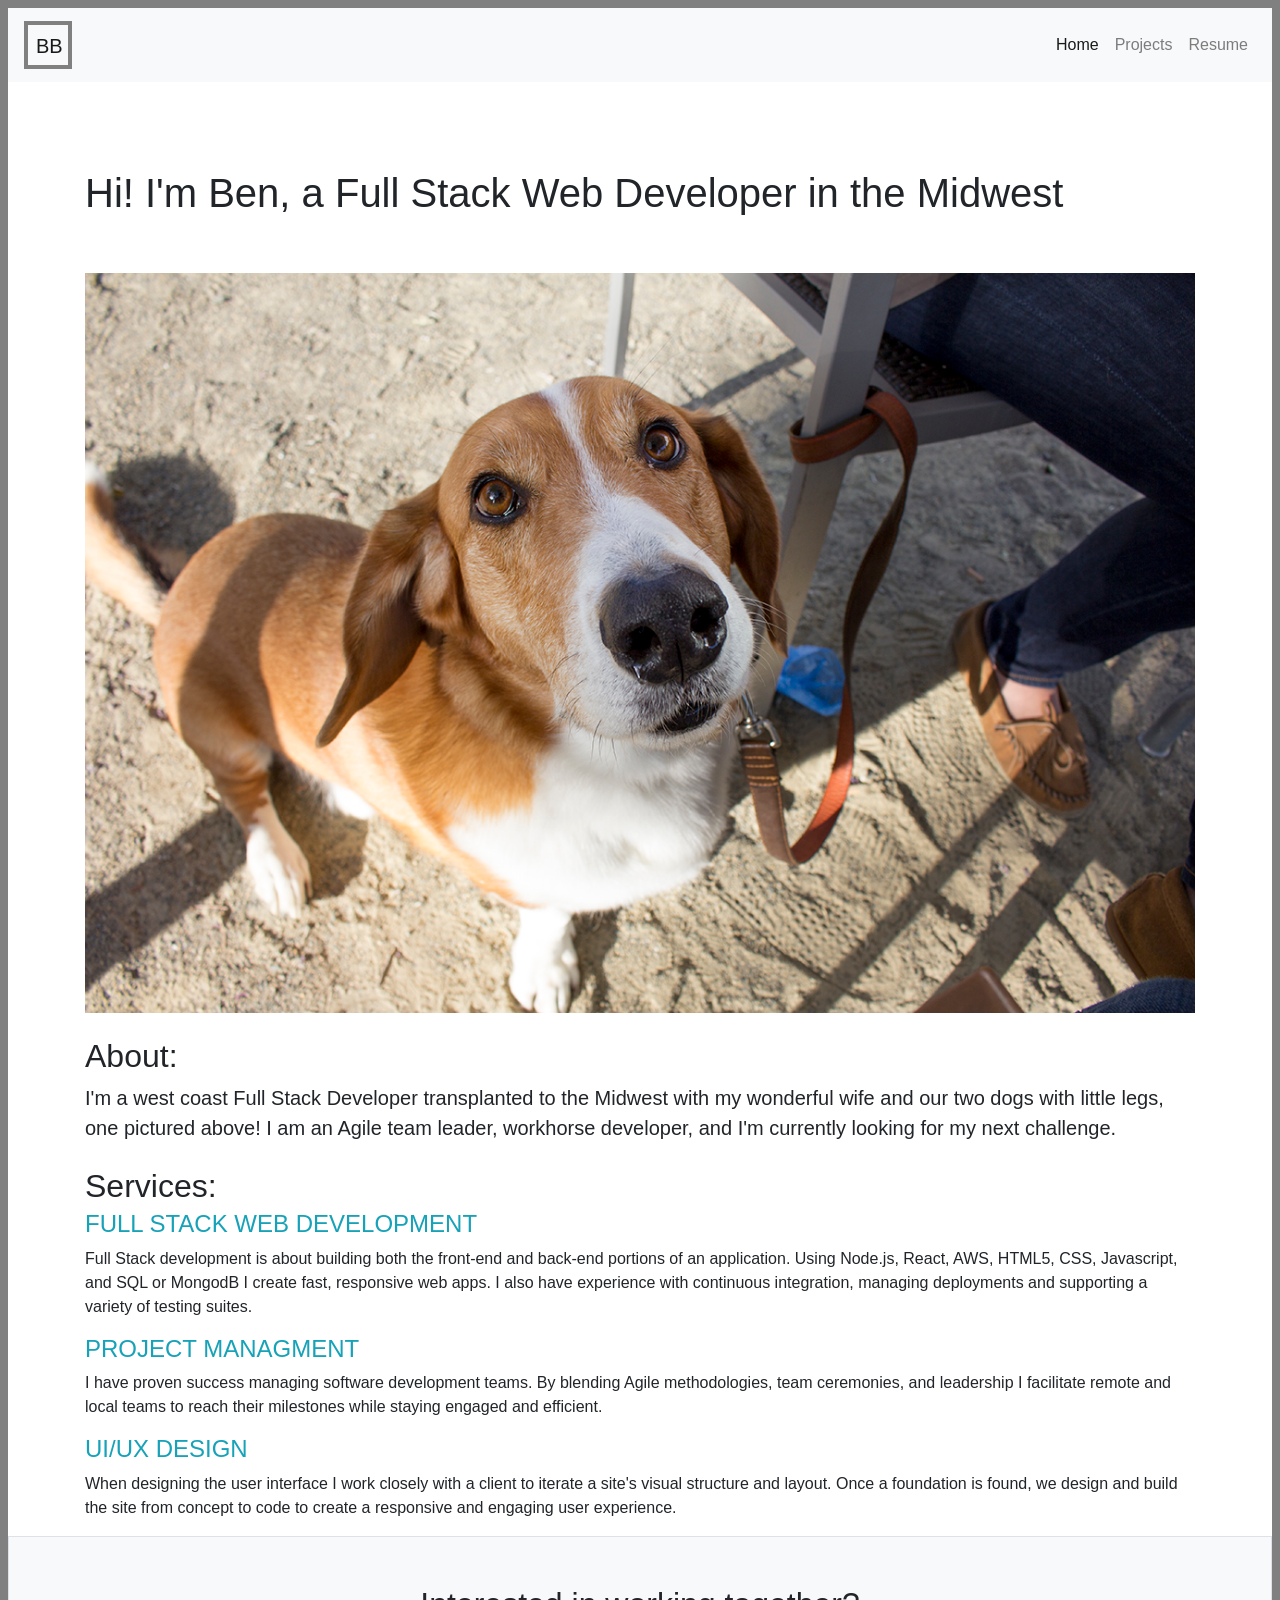
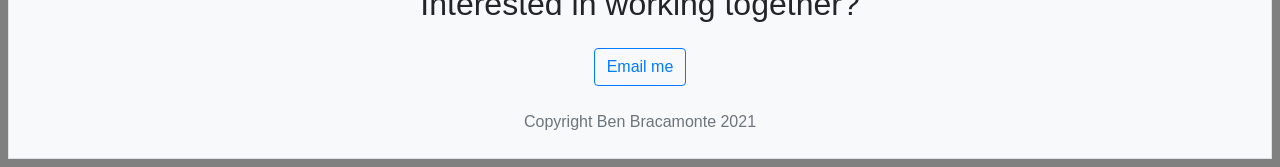
<file: index.html>
<!doctype html>
<html lang="en" dir="ltr">
<head>
  <meta charset="utf-8">
  <meta name="viewport" content="width=device-width, initial-scale=1, shrink-to-fit=no">
  <meta name="description" content="Ben Bracamonte, Full Stack Developer Portfolio">
  <link rel="stylesheet" href="https://maxcdn.bootstrapcdn.com/bootstrap/4.0.0/css/bootstrap.min.css" integrity="sha384-Gn5384xqQ1aoWXA+058RXPxPg6fy4IWvTNh0E263XmFcJlSAwiGgFAW/dAiS6JXm" crossorigin="anonymous">
  <link rel="stylesheet" href="styles.css">
  <link rel="icon" href="favicon.png">
  <title>Ben Bracamonte</title>
</head>

<body class="border-b">
  <header>
    <nav class="border-t navbar navbar-expand-md navbar-light bg-light fixed-top">
      <a class="navbar-brand" href="#">
        <div class="navbar-button"></div>
        <span class="navbar-button-text">BB</span>
      </a>

      <button class="navbar-toggler" type="button" data-toggle="collapse" data-target="#navbarSupportedContent" aria-controls="navbarSupportedContent" aria-expanded="false" aria-label="Toggle navigation">
        <span class="navbar-toggler-icon"></span>
      </button>

      <div class="collapse navbar-collapse text-right" id="navbarSupportedContent">
        <ul class="navbar-nav ml-auto">
          <li class="nav-item active">
            <a class="nav-link" href="#">Home <span class="sr-only">(current)</span></a>
          </li>
          <li class="nav-item">
            <a class="nav-link" href="projects.html">Projects</a>
          </li>
          <li class="nav-item">
            <a class="nav-link" href="resume.html">Resume</a>
          </li>
        </ul>
      </div>
    </nav>
  </header>

  <main class="container">
    <div class="row">
      <div class="col-sm">
        <div class="d-flex header-padding">
          <h1 class="align-self-end">Hi! I'm Ben, a Full Stack Web Developer in the Midwest</h1>
        </div>
        <img class="img-fluid mx-auto mt-5 " src="images/dog.jpg" alt="basset hound mix">

        <div class="mt-4">
          <h2>About:</h2>
          <p class="lead">I'm a west coast Full Stack Developer transplanted to the Midwest with my wonderful wife and our two dogs with little legs, one pictured above! I am an Agile team leader, workhorse developer, and I'm currently looking for my next challenge.</p>
        </div>

        <div class="mt-4">
          <h2 class="mb-1 ">Services:</h2>

          <h4 class="text-info">FULL STACK WEB DEVELOPMENT</h4>
          <p>Full Stack development is about building both the front-end and back-end portions of an application. Using Node.js, React, AWS, HTML5, CSS, Javascript, and SQL or MongodB I create fast, responsive web apps. I also have experience with continuous integration, managing deployments and supporting a variety of testing suites.</p>

          <h4 class="text-info">PROJECT MANAGMENT</h4>
          <p>I have proven success managing software development teams. By blending Agile methodologies, team ceremonies, and leadership I facilitate remote and local teams to reach their milestones while staying engaged and efficient.</p>

          <h4 class="text-info">UI/UX DESIGN</h4>
          <p>When designing the user interface I work closely with a client to iterate a site's visual structure and layout. Once a foundation is found, we design and build the site from concept to code to create a responsive and engaging user experience.</p>
        </div> <!-- main-services -->
      </div>
    </div>
  </main>

  <footer class="footer container-fluid bg-light border">
    <div class="row">
      <div class="col-sm mt-5">
        <div class="text-center">
          <h2>
            Interested in working together?
          </h2>
        </div>
        <div class="text-center mt-4">
          <a href="mailto:ben.bracamonte@gmail.com?subject=Lets%20work%20together" class="btn btn-outline-primary">Email me</a>
        </div>
        <div class="footer-copyright text-center text-muted mt-4 mb-4">Copyright Ben Bracamonte 2021</div>
      </div>
    </div>
  </footer>

  <script src="https://code.jquery.com/jquery-3.2.1.slim.min.js" integrity="sha384-KJ3o2DKtIkvYIK3UENzmM7KCkRr/rE9/Qpg6aAZGJwFDMVNA/GpGFF93hXpG5KkN" crossorigin="anonymous"></script>
  <script src="https://cdnjs.cloudflare.com/ajax/libs/popper.js/1.12.9/umd/popper.min.js" integrity="sha384-ApNbgh9B+Y1QKtv3Rn7W3mgPxhU9K/ScQsAP7hUibX39j7fakFPskvXusvfa0b4Q" crossorigin="anonymous"></script>
  <script src="https://maxcdn.bootstrapcdn.com/bootstrap/4.0.0/js/bootstrap.min.js" integrity="sha384-JZR6Spejh4U02d8jOt6vLEHfe/JQGiRRSQQxSfFWpi1MquVdAyjUar5+76PVCmYl" crossorigin="anonymous"></script>
  <script type="text/javascript" src="main.js"></script>
</body>
</html>
</file>
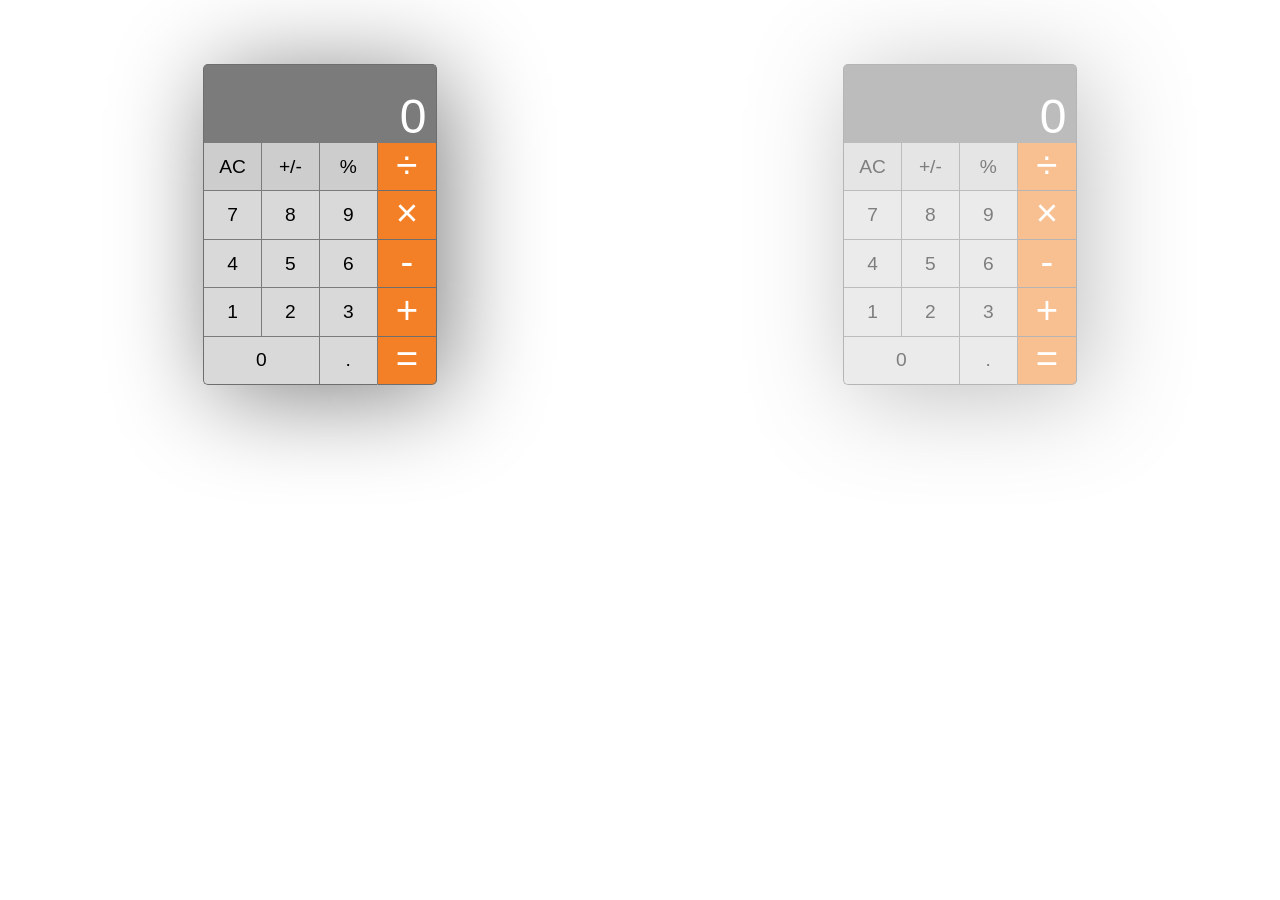
<file: calc/index.html>
<!DOCTYPE html>
<html>
<head>
  <meta charset="utf-8">
  <link rel="stylesheet" href="normalize.css"/>
  <link rel="stylesheet" href="index.css">
  <script src="index.js"></script>
  <title>Calc Clone</title>
</head>

<body>
<div class="pagewrap">
  <div class="calculator">
    <div class="calculator-outputview">
      <div class="calculator-outputview-output">0</div>
    </div> <!-- calculator-outputview -->
    <div class="calculator-keypad">
      <div class="calculator-keypad-inputkeys">
        <div class="calculator-keypad-inputkeys-adjustkeys">
          <div class="calculator-keypad-inputkeys-adjustkeys-adjustkey c">AC</div>
          <div class="calculator-keypad-inputkeys-adjustkeys-adjustkey _">+/-</div>
          <div class="calculator-keypad-inputkeys-adjustkeys-adjustkey %">%</div>
        </div> <!-- calculator-keypad-inputkeys-adjustkeys -->
        <div class="calculator-keypad-inputkeys-numberkeys">
          <div class="calculator-keypad-inputkeys-numberkeys-numberkey 7">7</div>
          <div class="calculator-keypad-inputkeys-numberkeys-numberkey 8">8</div>
          <div class="calculator-keypad-inputkeys-numberkeys-numberkey 9">9</div>
          <div class="calculator-keypad-inputkeys-numberkeys-numberkey 4">4</div>
          <div class="calculator-keypad-inputkeys-numberkeys-numberkey 5">5</div>
          <div class="calculator-keypad-inputkeys-numberkeys-numberkey 6">6</div>
          <div class="calculator-keypad-inputkeys-numberkeys-numberkey 1">1</div>
          <div class="calculator-keypad-inputkeys-numberkeys-numberkey 2">2</div>
          <div class="calculator-keypad-inputkeys-numberkeys-numberkey 3">3</div>
          <div class="calculator-keypad-inputkeys-numberkeys-numberkey 0">0</div>
          <div class="calculator-keypad-inputkeys-numberkeys-numberkey .">.</div>
        </div> <!-- calculator-keypad-inputkeys-numberkeys -->
      </div> <!-- calculator-keypad-inputkeys -->
      <div class="calculator-keypad-functionkeys">
        <!-- TODO: Better Symbols -->
        <div class="calculator-keypad-functionkeys-functionkey ÷">÷</div>
        <div class="calculator-keypad-functionkeys-functionkey ×">×</div>
        <div class="calculator-keypad-functionkeys-functionkey -">-</div>
        <div class="calculator-keypad-functionkeys-functionkey +">+</div>
        <div class="calculator-keypad-functionkeys-functionkey =">=</div>
      </div> <!-- calculator-keypad-functionkeys -->
    </div> <!-- calculator-keypad -->
  </div> <!-- calculator -->

  <div class="calculator unfocused">
    <div class="calculator-outputview">
      <div class="calculator-outputview-output">0</div>
    </div> <!-- calculator-outputview -->
    <div class="calculator-keypad">
      <div class="calculator-keypad-inputkeys">
        <div class="calculator-keypad-inputkeys-adjustkeys">
          <div class="calculator-keypad-inputkeys-adjustkeys-adjustkey c">AC</div>
          <div class="calculator-keypad-inputkeys-adjustkeys-adjustkey _">+/-</div>
          <div class="calculator-keypad-inputkeys-adjustkeys-adjustkey %">%</div>
        </div> <!-- calculator-keypad-inputkeys-adjustkeys -->
        <div class="calculator-keypad-inputkeys-numberkeys">
          <div class="calculator-keypad-inputkeys-numberkeys-numberkey 7">7</div>
          <div class="calculator-keypad-inputkeys-numberkeys-numberkey 8">8</div>
          <div class="calculator-keypad-inputkeys-numberkeys-numberkey 9">9</div>
          <div class="calculator-keypad-inputkeys-numberkeys-numberkey 4">4</div>
          <div class="calculator-keypad-inputkeys-numberkeys-numberkey 5">5</div>
          <div class="calculator-keypad-inputkeys-numberkeys-numberkey 6">6</div>
          <div class="calculator-keypad-inputkeys-numberkeys-numberkey 1">1</div>
          <div class="calculator-keypad-inputkeys-numberkeys-numberkey 2">2</div>
          <div class="calculator-keypad-inputkeys-numberkeys-numberkey 3">3</div>
          <div class="calculator-keypad-inputkeys-numberkeys-numberkey 0">0</div>
          <div class="calculator-keypad-inputkeys-numberkeys-numberkey .">.</div>
        </div> <!-- calculator-keypad-inputkeys-numberkeys -->
      </div> <!-- calculator-keypad-inputkeys -->
      <div class="calculator-keypad-functionkeys">
        <!-- TODO: Better Symbols -->
        <div class="calculator-keypad-functionkeys-functionkey ÷">÷</div>
        <div class="calculator-keypad-functionkeys-functionkey ×">×</div>
        <div class="calculator-keypad-functionkeys-functionkey -">-</div>
        <div class="calculator-keypad-functionkeys-functionkey +">+</div>
        <div class="calculator-keypad-functionkeys-functionkey =">=</div>
      </div> <!-- calculator-keypad-functionkeys -->
    </div> <!-- calculator-keypad -->
  </div> <!-- calculator -->
</div> <!-- pagewrap -->

</body>
</html>
</file>
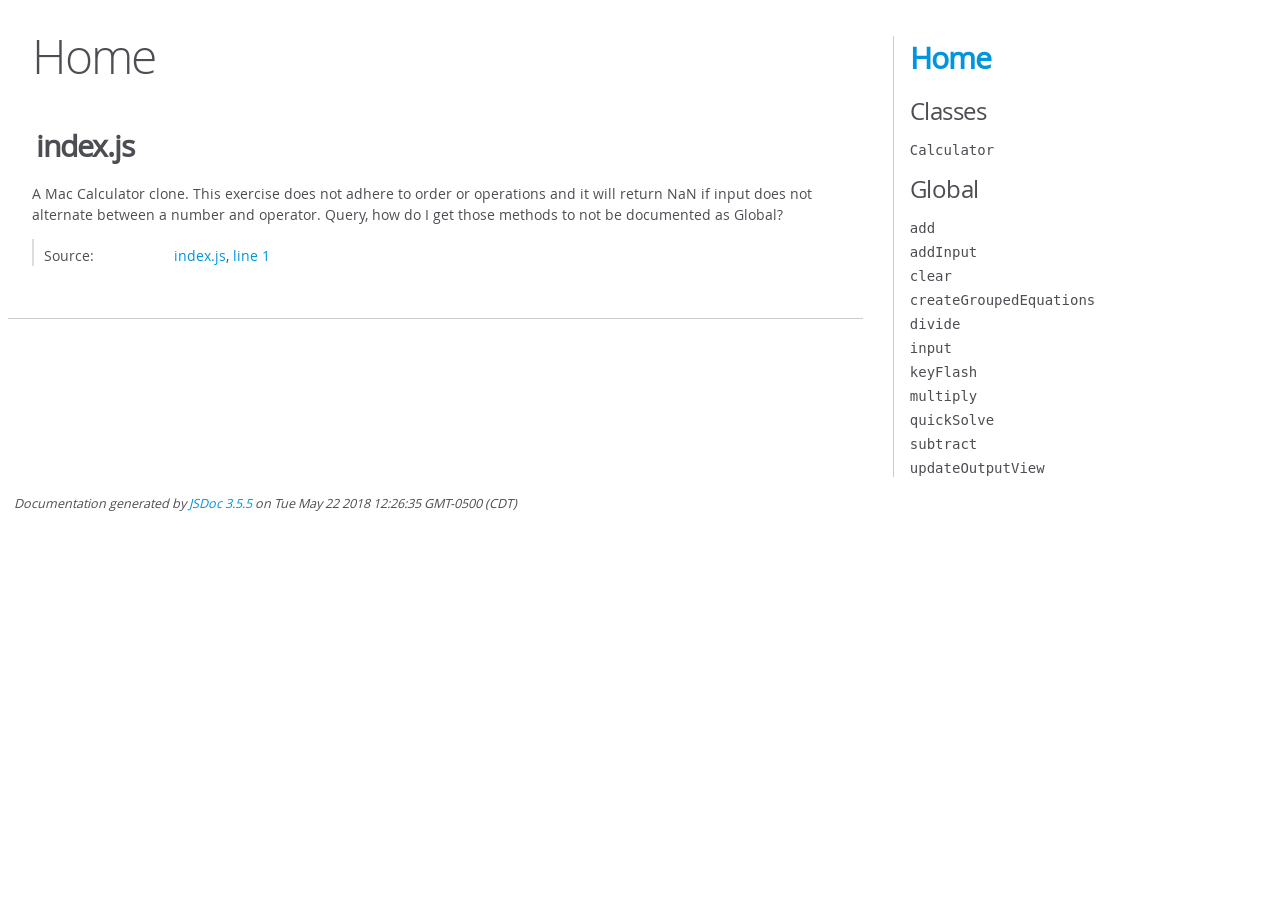
<file: calc/out/index.html>
<!DOCTYPE html>
<html lang="en">
<head>
    <meta charset="utf-8">
    <title>JSDoc: Home</title>

    <script src="scripts/prettify/prettify.js"> </script>
    <script src="scripts/prettify/lang-css.js"> </script>
    <!--[if lt IE 9]>
      <script src="//html5shiv.googlecode.com/svn/trunk/html5.js"></script>
    <![endif]-->
    <link type="text/css" rel="stylesheet" href="styles/prettify-tomorrow.css">
    <link type="text/css" rel="stylesheet" href="styles/jsdoc-default.css">
</head>

<body>

<div id="main">

    <h1 class="page-title">Home</h1>

    



    


    <h3> </h3>










    












<section>

<header>
    
        <h2>index.js</h2>
        
    
</header>

<article>
    <div class="container-overview">
    
        
            <div class="description">A Mac Calculator clone. This exercise does not adhere
     to order or operations and it will return NaN
     if input does not alternate between a number and operator.
     Query, how do I get those methods to not be documented as Global?</div>
        

        


<dl class="details">

    

    

    

    

    

    

    

    

    

    

    

    

    
    <dt class="tag-source">Source:</dt>
    <dd class="tag-source"><ul class="dummy"><li>
        <a href="index.js.html">index.js</a>, <a href="index.js.html#line1">line 1</a>
    </li></ul></dd>
    

    

    

    
</dl>


        
    
    </div>

    

    

    

    

    

    

    

    

    

    
</article>

</section>




</div>

<nav>
    <h2><a href="index.html">Home</a></h2><h3>Classes</h3><ul><li><a href="module-calcClone.Calculator.html">Calculator</a></li></ul><h3>Global</h3><ul><li><a href="global.html#add">add</a></li><li><a href="global.html#addInput">addInput</a></li><li><a href="global.html#clear">clear</a></li><li><a href="global.html#createGroupedEquations">createGroupedEquations</a></li><li><a href="global.html#divide">divide</a></li><li><a href="global.html#input">input</a></li><li><a href="global.html#keyFlash">keyFlash</a></li><li><a href="global.html#multiply">multiply</a></li><li><a href="global.html#quickSolve">quickSolve</a></li><li><a href="global.html#subtract">subtract</a></li><li><a href="global.html#updateOutputView">updateOutputView</a></li></ul>
</nav>

<br class="clear">

<footer>
    Documentation generated by <a href="https://github.com/jsdoc3/jsdoc">JSDoc 3.5.5</a> on Tue May 22 2018 12:26:35 GMT-0500 (CDT)
</footer>

<script> prettyPrint(); </script>
<script src="scripts/linenumber.js"> </script>
</body>
</html>
</file>
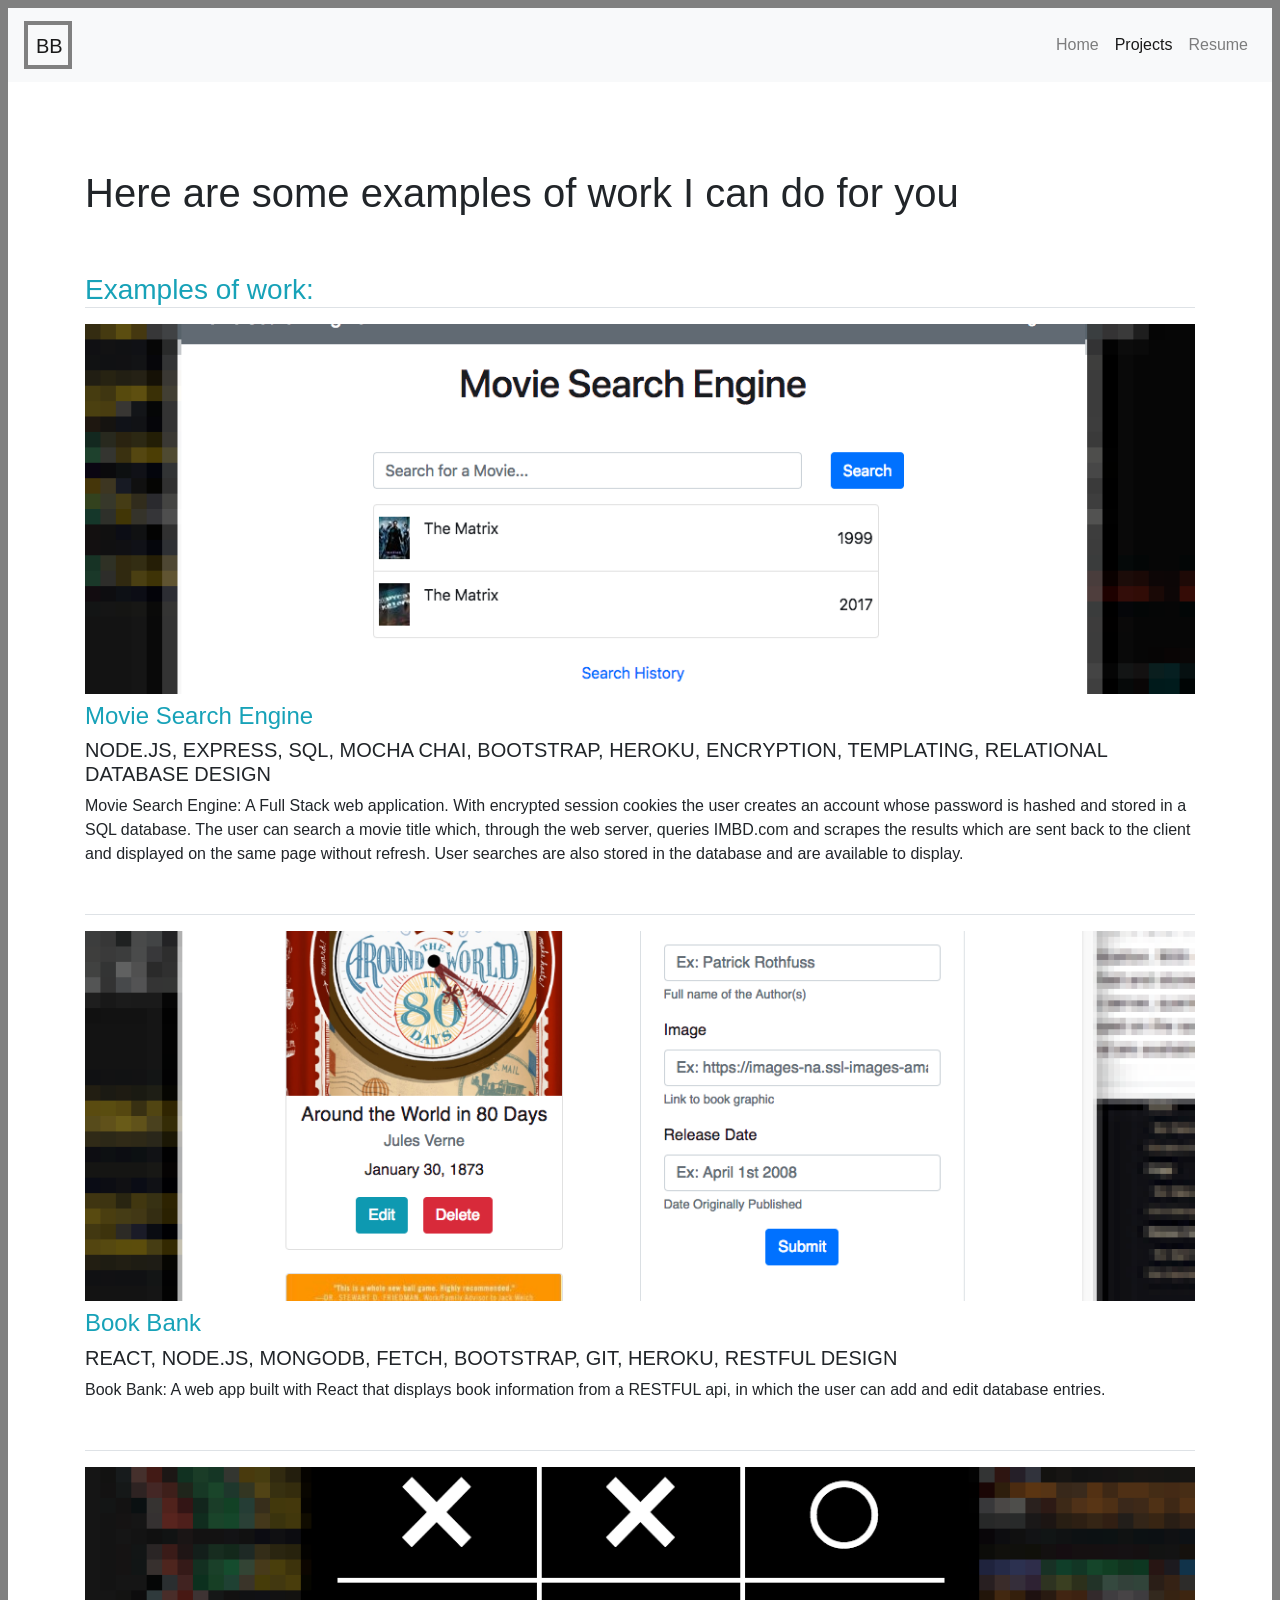
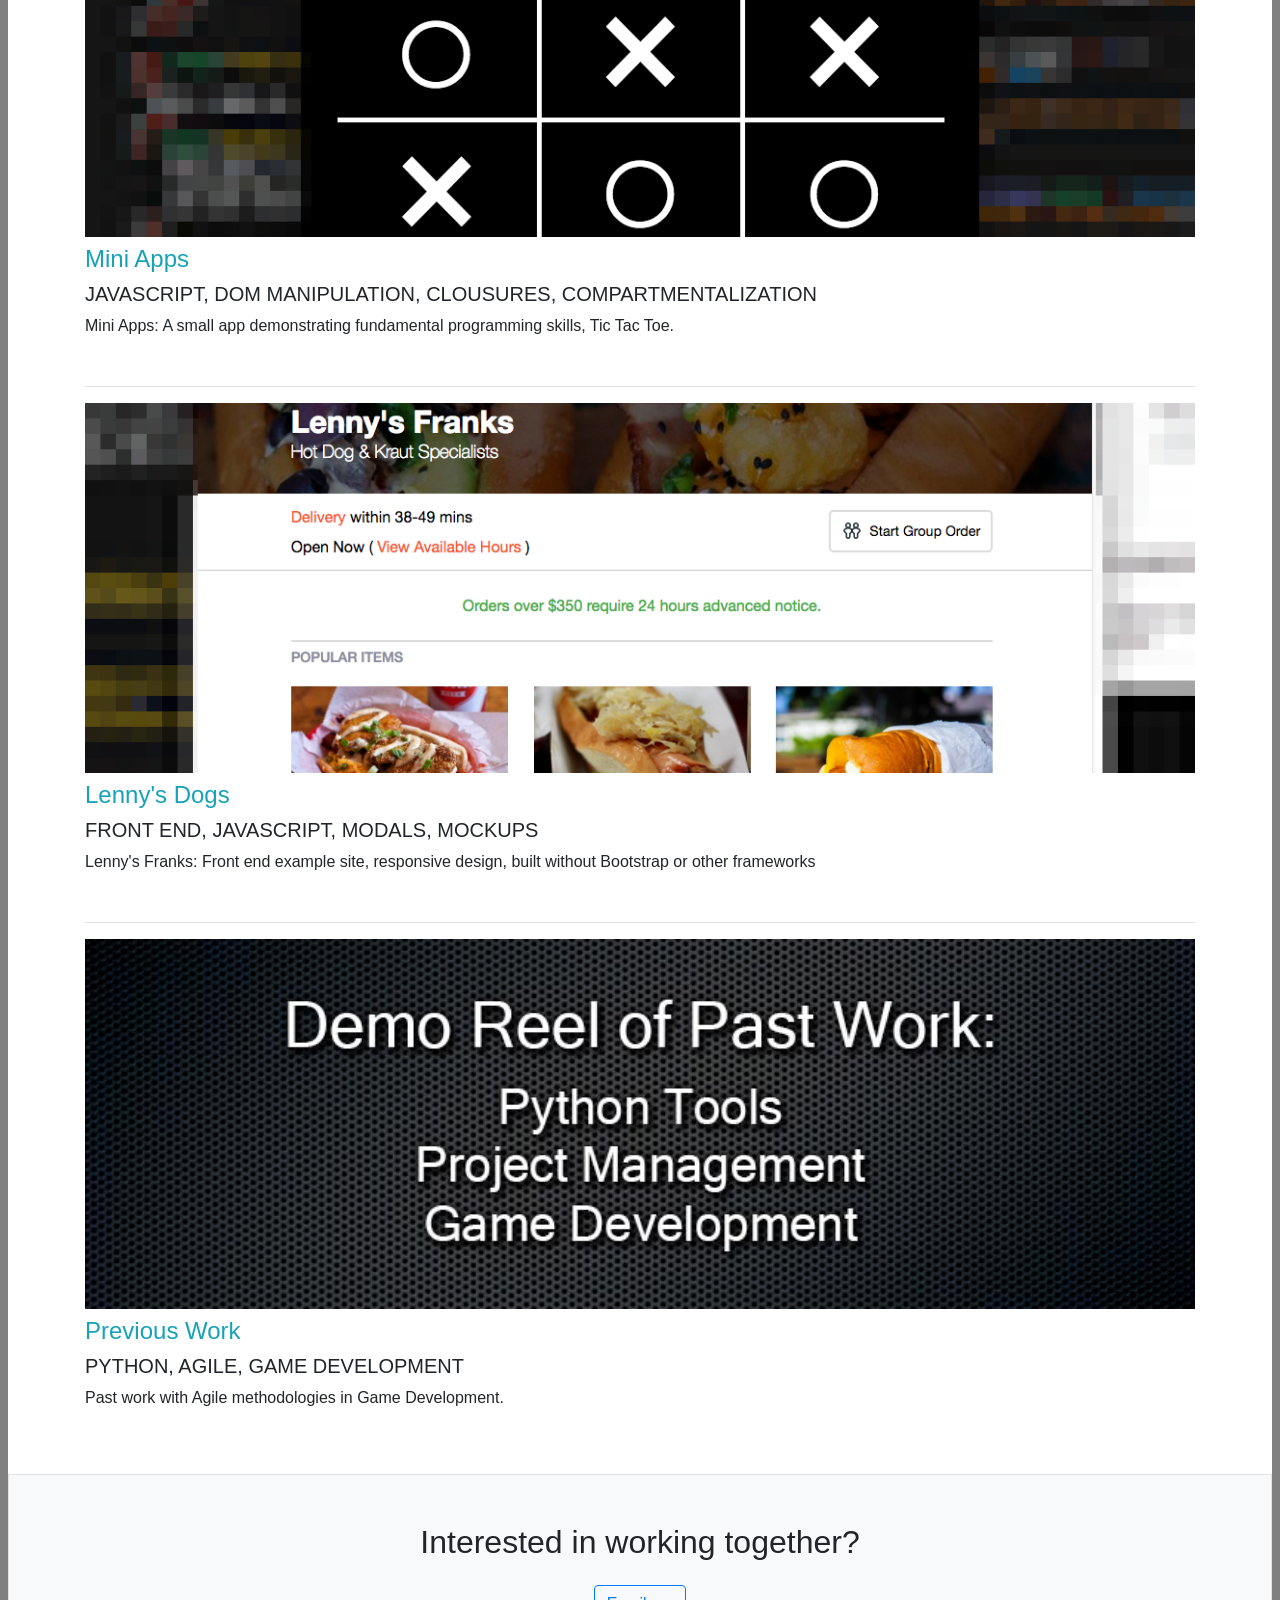
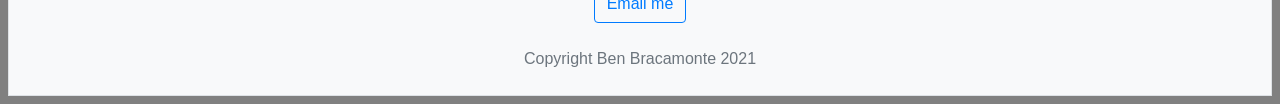
<file: projects.html>
<!doctype html>
<html lang="en" dir="ltr">
<head>
  <meta charset="utf-8">
  <meta name="viewport" content="width=device-width, initial-scale=1, shrink-to-fit=no">
  <meta name="description" content="Ben Bracamonte, Full Stack Developer Portfolio">
  <link rel="stylesheet" href="https://maxcdn.bootstrapcdn.com/bootstrap/4.0.0/css/bootstrap.min.css" integrity="sha384-Gn5384xqQ1aoWXA+058RXPxPg6fy4IWvTNh0E263XmFcJlSAwiGgFAW/dAiS6JXm" crossorigin="anonymous">
  <link rel="stylesheet" href="styles.css">
  <link rel="icon" href="favicon.png">
  <title>Ben Bracamonte</title>
</head>

<body class="border-b">
  <header>
    <nav class="border-t navbar navbar-expand-md navbar-light bg-light fixed-top">
      <a class="navbar-brand" href="index.html">
        <div class="navbar-button"></div>
        <span class="navbar-button-text">BB</span>
      </a>

      <button class="navbar-toggler" type="button" data-toggle="collapse" data-target="#navbarSupportedContent" aria-controls="navbarSupportedContent" aria-expanded="false" aria-label="Toggle navigation">
        <span class="navbar-toggler-icon"></span>
      </button>

      <div class="collapse navbar-collapse text-right" id="navbarSupportedContent">
        <ul class="navbar-nav ml-auto">
          <li class="nav-item">
            <a class="nav-link" href="index.html">Home</a>
          </li>
          <li class="nav-item active">
            <a class="nav-link" href="#">Projects <span class="sr-only">(current)</span></a>
          </li>
          <li class="nav-item">
            <a class="nav-link" href="resume.html">Resume</a>
          </li>
        </ul>
      </div>
    </nav>
  </header>

  <main class="container">
    <div class="row">
      <div class="col-sm">
        <div class="d-flex header-padding">
          <h1 class="align-self-end">Here are some examples of work I can do for you</h1>
        </div>

        <h3 class="text-info mt-5 mb-3 border-bottom">Examples of work:</h3>
          <section>
            <div class="mb-2 project" id="mse">
              <div class="overlay"></div>
              <img class="w-100" src="images/mse.png" alt="thumbnail of a webpage with a search bar and button" >

              <div class="project-button text-center">
                <a href="https://dry-wildwood-46109.herokuapp.com/" class="btn btn-outline-primary text-white" target="_blank">See Project &rarr;</a>
              </div>
            </div>


            <h4 class="text-info">Movie Search Engine</h4>
            <h5>
              NODE.JS, EXPRESS, SQL, MOCHA CHAI, BOOTSTRAP, HEROKU,
              ENCRYPTION, TEMPLATING, RELATIONAL DATABASE DESIGN
            </h5>
            <p class="border-bottom pb-5">
              Movie Search Engine: A Full Stack web application. With encrypted
              session cookies the user creates an account whose password is
              hashed and stored in a SQL database. The user can search
              a movie title which, through the web server, queries IMBD.com
              and scrapes the results which are sent back to the client and
              displayed on the same page without refresh. User searches are also
              stored in the database and are available to display.
            </p>
          </section>

          <section>
            <div class="mb-2 project" id="bookbank">
              <div class="overlay"></div>
              <img class="w-100" src="images/bookBank.png" alt="thumbnail of a webpage with a list of books">

              <div class="project-button text-center">
                <a href="https://bookbank.herokuapp.com/" class="btn btn-outline-primary text-white" target="_blank">See Project &rarr;</a>
              </div>
            </div>

            <h4 class="text-info">Book Bank</h4>
            <h5>
              REACT, NODE.JS, MONGODB, FETCH, BOOTSTRAP, GIT, HEROKU, RESTFUL DESIGN
            </h5>
            <p class="border-bottom pb-5">
                Book Bank: A web app built with React that displays book
                information from a RESTFUL api, in which the user can add
                and edit database entries.
            </p>
          </section>

          <section>
            <div class="mb-2 project" id="miniapps">
              <div class="overlay"></div>
              <img class="w-100" src="images/miniapps.png" alt="TicTacToe and a Calculator are pictured">

              <div class="project-button text-center">
                <a href="tictactoe/index.html" class="btn btn-outline-primary text-white" target="_blank">See Project &rarr;</a>
              </div>
            </div>

            <h4 class="text-info">Mini Apps</h4>
            <h5>
              JAVASCRIPT, DOM MANIPULATION, CLOUSURES, COMPARTMENTALIZATION
            </h5>
            <p class="border-bottom pb-5">
                Mini Apps: A small app demonstrating fundamental programming
                skills, Tic Tac Toe.
            </p>
          </section>

          <section>
            <div class="mb-2 project" id="hotdogs">
              <div class="overlay"></div>
              <img class="w-100" src="images/lennysFranks.png" alt="thumbnail of a website with hotdogs to order">

              <div class="project-button text-center">
                <a href="hotdogs/index.html" class="btn btn-outline-primary text-white" target="_blank">See Project &rarr;</a>
              </div>
            </div>

            <h4 class="text-info">Lenny's Dogs</h4>
            <h5>
              FRONT END, JAVASCRIPT, MODALS, MOCKUPS
            </h5>
            <p class="border-bottom pb-5">
              Lenny's Franks: Front end example site, responsive design,
              built without Bootstrap or other frameworks
            </p>
          </section>

          <section>
            <div class="mb-2 project" id="pastwork">
              <div class="overlay"></div>
              <img class="w-100" src="images/demoReelThumb.jpg" alt="Previous Work">

              <div class="project-button text-center"  >
                <a data-toggle="modal" data-target="#playerModal" class="btn btn-outline-primary text-white" target="_blank">See Project &rarr;</a>
              </div>
            </div>

            <h4 class="text-info">Previous Work</h4>
            <h5>
              PYTHON, AGILE, GAME DEVELOPMENT
            </h5>
            <p class="pb-5">
              Past work with Agile methodologies in Game Development.
            </p>
          </section>
      </div>
    </div>

    <div class="modal fade" id="playerModal" tabindex="-1" role="dialog" aria-labelledby="playerModalTitle" aria-hidden="true">
      <div class="modal-dialog modal-lg modal-dialog-centered" role="document">
        <div class="modal-content bg-light">
          <div class="modal-body">
            <button type="button" class="close" data-dismiss="modal" aria-label="Close">
              <span aria-hidden="true">&times;</span>
            </button>
            <div class="embed-responsive embed-responsive-16by9">
              <iframe src="https://player.vimeo.com/video/170528809" width="640" height="360" frameborder="0" webkitallowfullscreen mozallowfullscreen allowfullscreen></iframe>
              <p><a href="https://vimeo.com/170528809">Bracamonte 2016 Demo Reel</a> from <a href="https://vimeo.com/user1972431">Ben Bracamonte</a> on <a href="https://vimeo.com">Vimeo</a>.</p>
            </div>
          </div>
        </div>
      </div>
    </div>
  </main>

  <footer class="footer container-fluid bg-light border">
    <div class="row">
      <div class="col-sm mt-5">
        <div class="text-center">
          <h2>
            Interested in working together?
          </h2>
        </div>
        <div class="text-center mt-4">
          <a href="mailto:ben.bracamonte@gmail.com?subject=Lets%20work%20together" class="btn btn-outline-primary">Email me</a>
        </div>
        <div class="footer-copyright text-center text-muted mt-4 mb-4">Copyright Ben Bracamonte 2021</div>
      </div>
    </div>
  </footer>

  <script src="https://code.jquery.com/jquery-3.2.1.slim.min.js" integrity="sha384-KJ3o2DKtIkvYIK3UENzmM7KCkRr/rE9/Qpg6aAZGJwFDMVNA/GpGFF93hXpG5KkN" crossorigin="anonymous"></script>
  <script src="https://cdnjs.cloudflare.com/ajax/libs/popper.js/1.12.9/umd/popper.min.js" integrity="sha384-ApNbgh9B+Y1QKtv3Rn7W3mgPxhU9K/ScQsAP7hUibX39j7fakFPskvXusvfa0b4Q" crossorigin="anonymous"></script>
  <script src="https://maxcdn.bootstrapcdn.com/bootstrap/4.0.0/js/bootstrap.min.js" integrity="sha384-JZR6Spejh4U02d8jOt6vLEHfe/JQGiRRSQQxSfFWpi1MquVdAyjUar5+76PVCmYl" crossorigin="anonymous"></script>
  <script type="text/javascript" src="projects.js"></script>
</body>
</html>
</file>
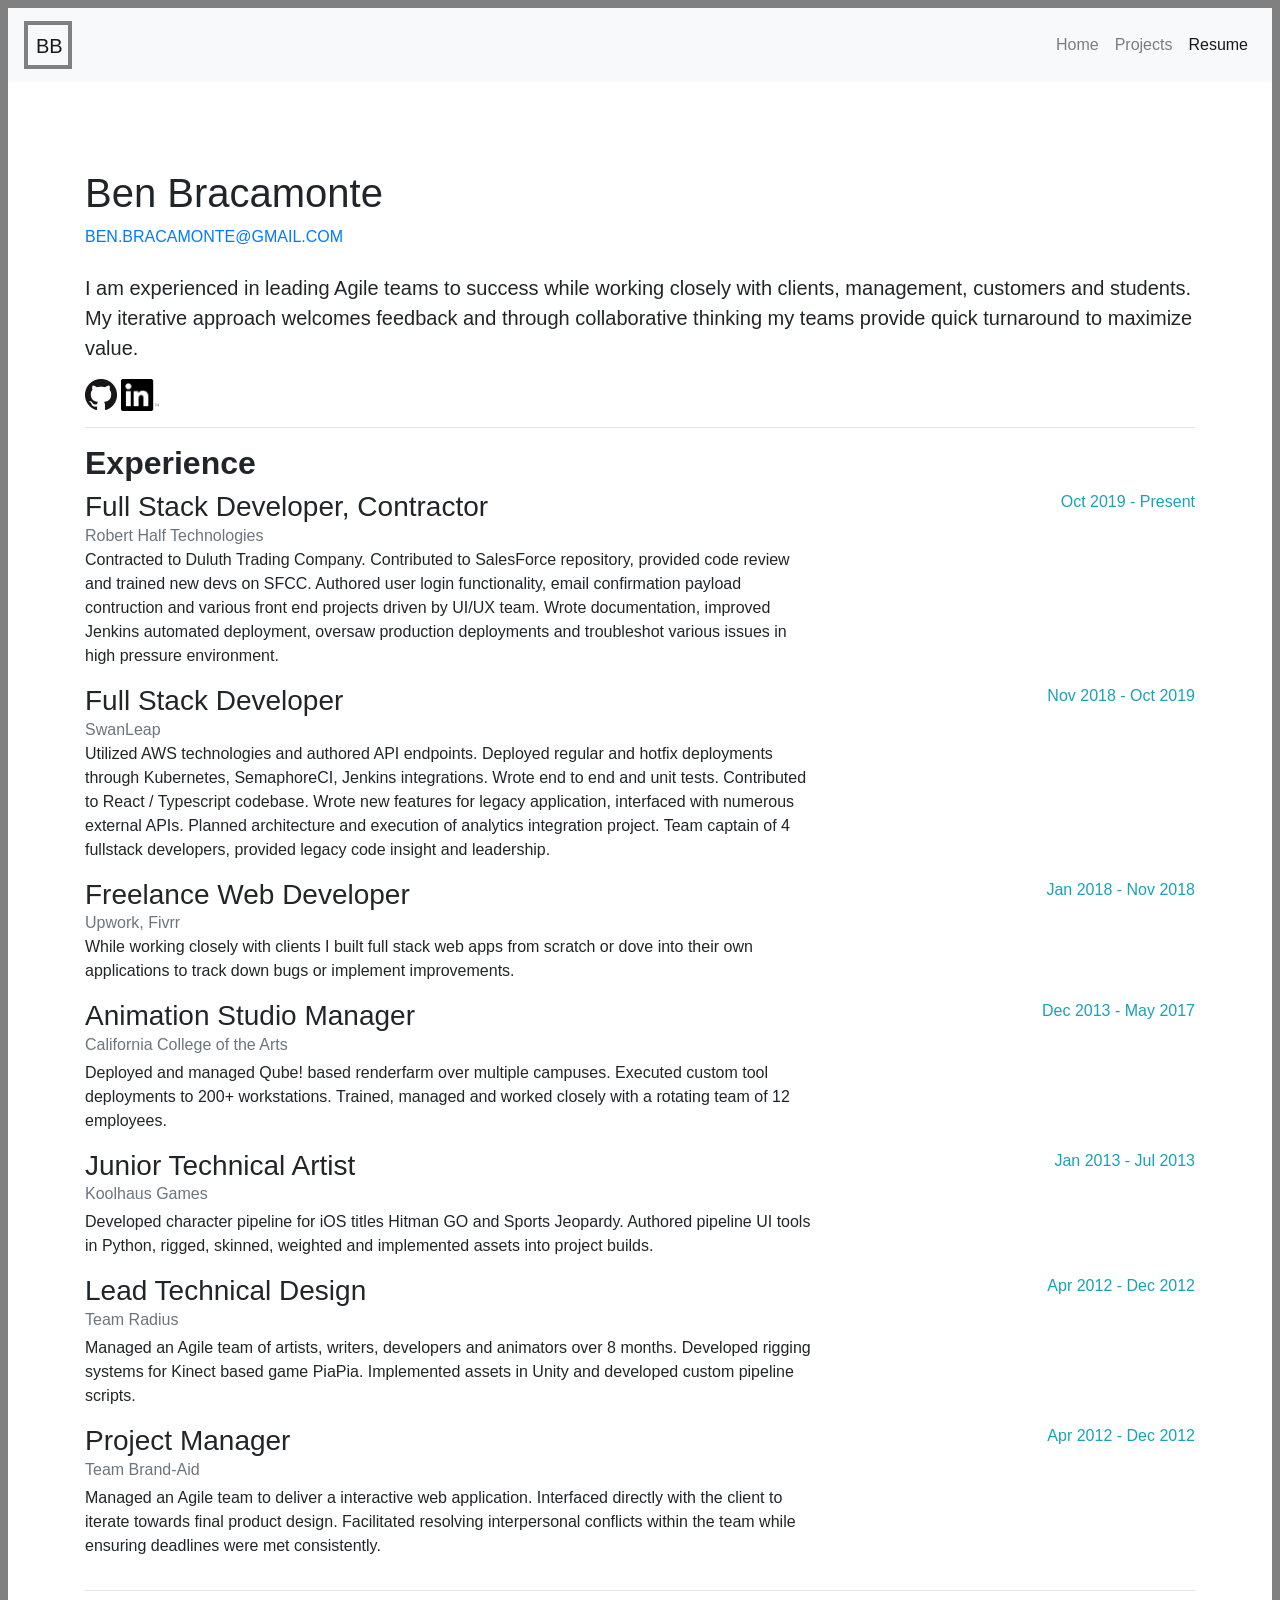
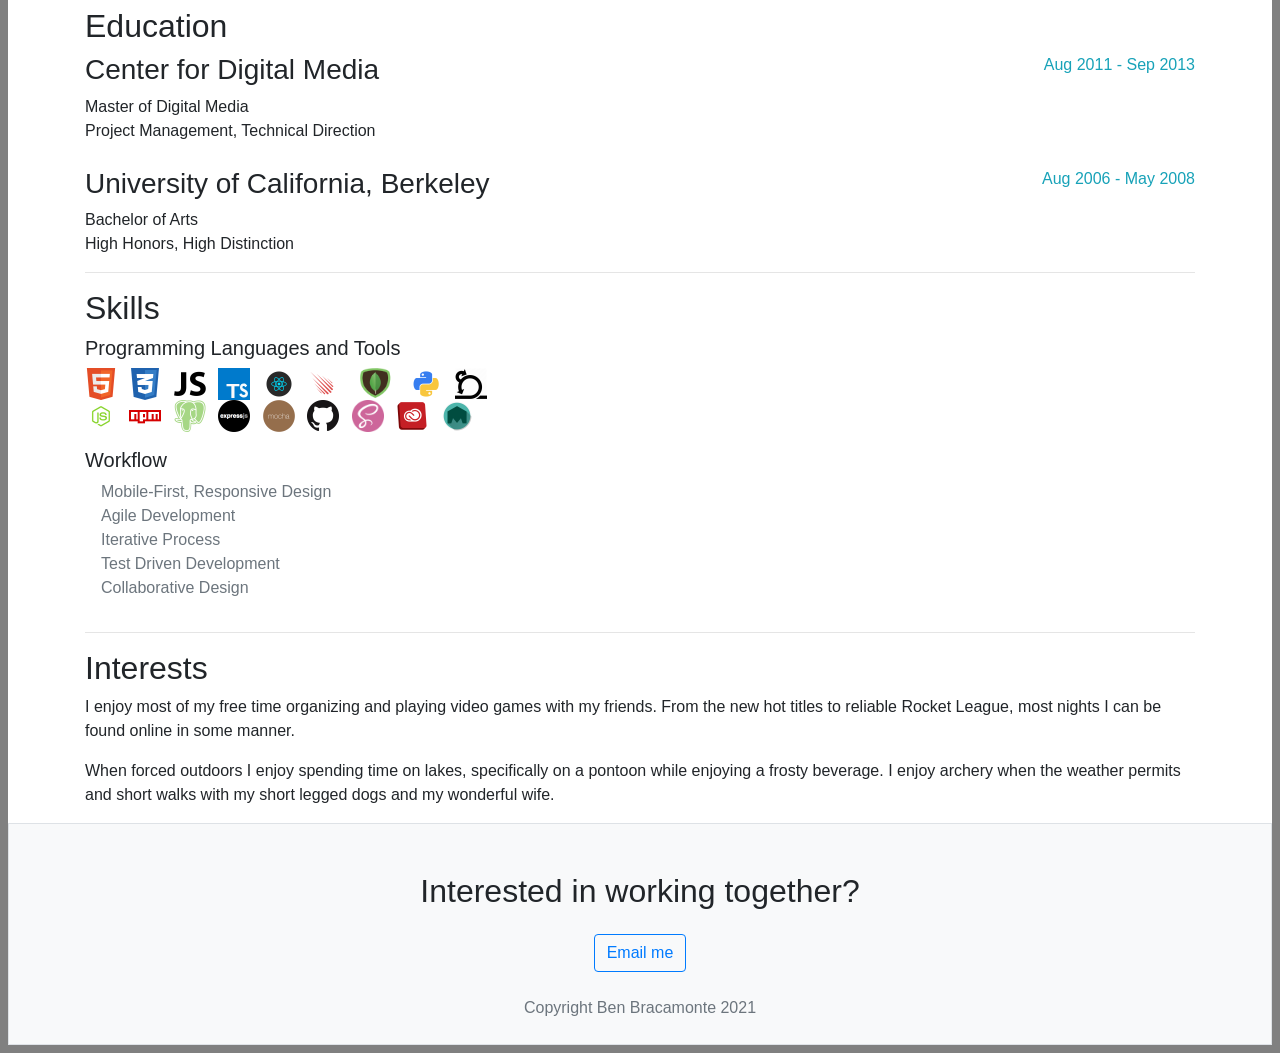
<file: resume.html>
<!doctype html>
<html lang="en" dir="ltr">
<head>
  <meta charset="utf-8">
  <meta name="viewport" content="width=device-width, initial-scale=1, shrink-to-fit=no">
  <meta name="description" content="Ben Bracamonte, Full Stack Developer Resume">
  <link rel="stylesheet" href="https://maxcdn.bootstrapcdn.com/bootstrap/4.0.0/css/bootstrap.min.css" integrity="sha384-Gn5384xqQ1aoWXA+058RXPxPg6fy4IWvTNh0E263XmFcJlSAwiGgFAW/dAiS6JXm" crossorigin="anonymous">
  <link rel="stylesheet" href="styles.css">
  <link rel="icon" href="favicon.png">
  <title>Ben Bracamonte</title>
</head>

<body class="border-b">
  <header>
    <nav class="border-t navbar navbar-expand-md navbar-light bg-light fixed-top">
      <a class="navbar-brand" href="index.html">
        <div class="navbar-button"></div>
        <span class="navbar-button-text">BB</span>
      </a>

      <button class="navbar-toggler" type="button" data-toggle="collapse" data-target="#navbarSupportedContent" aria-controls="navbarSupportedContent" aria-expanded="false" aria-label="Toggle navigation">
        <span class="navbar-toggler-icon"></span>
      </button>

      <div class="collapse navbar-collapse text-right" id="navbarSupportedContent">
        <ul class="navbar-nav ml-auto">
          <li class="nav-item">
            <a class="nav-link" href="index.html">Home</a>
          </li>
          <li class="nav-item">
            <a class="nav-link" href="projects.html">Projects</a>
          </li>
          <li class="nav-item active">
            <a class="nav-link" href="#">Resume <span class="sr-only">(current)</span></a>
          </li>
        </ul>
      </div>
    </nav>
  </header>

  <main class="container">
    <div class="row">
      <div class="col-sm">
        <div class="d-flex header-padding">
          <h1 class="align-self-end">Ben Bracamonte</h1>
        </div>
          <div class="text-muted mb-4">
            <a href="mailto:ben.bracamonte@gmail.com">BEN.BRACAMONTE@GMAIL.COM</a>
          </div>

          <section>
            <p class="lead">
              I am experienced in leading Agile teams to success while
              working closely with clients, management, customers and students.
              My iterative approach welcomes feedback and through collaborative
              thinking my teams provide quick turnaround to maximize value.
            </p>

            <div>
              <a target="_blank" href="https://github.com/brac">
                <img height="32" src="images/icons/gitHub.png" alt="github logo">
              </a>
              <a target="_blank" href="https://www.linkedin.com/in/ben-bracamonte-09813711/">
                <img height="32" src="images/icons/lin.png" alt="linkedIn logo">
              </a>
            </div>
          </section>
          <hr>
          <section>
            <h2><b>Experience</b></h2>

            <div class="row">
              <div class="col-8 iphone">
                <h3 class="mb-0">Full Stack Developer, Contractor</h3>
                <div class="text-muted">Robert Half Technologies</div>
                <p class="job-desc">
                  Contracted to Duluth Trading Company. Contributed to SalesForce repository, provided code review and trained new devs on SFCC. Authored user login functionality, email confirmation payload contruction and various front end projects driven by UI/UX team. Wrote documentation, improved Jenkins automated deployment, oversaw production deployments and troubleshot various issues in high pressure environment. 
                </p>
              </div>
              <div class="col-sm text-md-right job-date">
                <span class="text-info">Oct 2019 - Present</span>
              </div>
            </div>

            <div class="row">
              <div class="col-8 iphone">
                <h3 class="mb-0">Full Stack Developer</h3>
                <div class="text-muted">SwanLeap</div>
                <p class="job-desc">
                  Utilized AWS technologies and authored API endpoints. Deployed regular and hotfix deployments through Kubernetes, SemaphoreCI, Jenkins integrations. Wrote end to end and unit tests. Contributed to React / Typescript codebase. Wrote new features for legacy application, interfaced with numerous external APIs. Planned architecture and execution of analytics integration project. Team captain of 4 fullstack developers, provided legacy code insight and leadership.
                </p>
              </div>
              <div class="col-sm text-md-right job-date">
                <span class="text-info">Nov 2018 - Oct 2019</span>
              </div>
            </div>

            <div class="row">
              <div class="col-8 iphone">
                <h3 class="mb-0">Freelance Web Developer</h3>
                <div class="text-muted">Upwork, Fivrr</div>
                <p class="job-desc">
                  While working closely with clients I built full stack web apps
                  from scratch or dove into their own applications to track
                  down bugs or implement improvements.
                </p>
              </div>
              <div class="col-sm text-md-right job-date">
                <span class="text-info">Jan 2018 - Nov 2018</span>
              </div>
            </div>

            <div class="row">
              <div class="col-8 iphone">
                <h3 class="mb-0">Animation Studio Manager</h3>
                <div class="mb-1 text-muted">California College of the Arts</div>
                <p class="job-desc">
                  Deployed and managed Qube! based renderfarm over multiple
                  campuses. Executed custom tool deployments to 200+ workstations.
                  Trained, managed and worked closely with a rotating team
                  of 12 employees.
                </p>
              </div>
              <div class="col-sm text-md-right job-date">
                <span class="text-info">Dec 2013 - May 2017</span>
              </div>
            </div>

            <div class="row">
              <div class="col-8 iphone">
                <h3 class="mb-0">Junior Technical Artist</h3>
                <div class="mb-1 text-muted">Koolhaus Games</div>
                <p class="job-desc">
                  Developed character pipeline for iOS titles Hitman GO and
                  Sports Jeopardy. Authored pipeline UI tools in Python,
                  rigged, skinned, weighted and implemented assets into
                  project builds.
                </p>
              </div>
              <div class="col-sm text-md-right job-date">
                <span class="text-info">Jan 2013 - Jul 2013</span>
              </div>
            </div>

            <div class="row">
              <div class="col-8 iphone">
                <h3 class="mb-0">Lead Technical Design</h3>
                <div class="mb-1 text-muted">Team Radius</div>
                <p class="job-desc">
                  Managed an Agile team of artists, writers, developers and
                  animators over 8 months. Developed rigging systems for
                  Kinect based game PiaPia. Implemented assets in Unity and
                  developed custom pipeline scripts.
                </p>
              </div>
              <div class="col-sm text-md-right job-date">
                <span class="text-info">Apr 2012 - Dec 2012</span>
              </div>
            </div>

            <div class="row">
              <div class="col-8 iphone">
                <h3 class="mb-0">Project Manager</h3>
                <div class="mb-1 text-muted">Team Brand-Aid</div>
                <p class="job-desc">
                  Managed an Agile team to deliver a interactive web
                  application. Interfaced directly with the client to iterate
                  towards final product design. Facilitated resolving
                  interpersonal conflicts within the team while ensuring
                  deadlines were met consistently.
                </p>
              </div>
              <div class="col-sm text-md-right job-date">
                <span class="text-info">Apr 2012 - Dec 2012</span>
              </div>
            </div>
          </section>
          <hr>
          <section>
            <h2>Education</h2>
            <div class="row">
              <div class="col-8 iphone">
                <h3>Center for Digital Media</h3>
                <div>Master of Digital Media</div>
                <div>Project Management, Technical Direction</div>
              </div>

              <div class="col-sm text-md-right job-date">
                <span class="text-info">Aug 2011 - Sep 2013</span>
              </div>
            </div>

            <div class="row pt-4">
              <div class="col-8 iphone">
                <h3>University of California, Berkeley</h3>
                <div>Bachelor of Arts</div>
                <div>High Honors, High Distinction</div>
              </div>

              <div class="col-sm text-md-right job-date">
                <span class="text-info">Aug 2006 - May 2008</span>
              </div>
            </div>
          </section>
          <hr>
          <section>
            <div class="row">
              <div class="col-5 iphone">
                
                <h2>Skills</h2>
                <h5>Programming Languages and Tools</h5>
                <ul class="list-inline">
                  <li class="list-inline-item">
                    <img height="32" src="images/icons/html5.png" alt="HTML5 icon">
                    <p class="list-inline-text">HTML5</p>
                  </li>
                  <li class="list-inline-item">
                    <img height="32" src="images/icons/css.png" alt="CSS3 icon">
                    <p class="list-inline-text">CSS3</p>
                  </li>
                  <li class="list-inline-item">
                    <img height="32" src="images/icons/js.png" alt="Javascript icon">
                    <p class="list-inline-text">Javascript</p>
                  </li>
                  <li class="list-inline-item">
                    <img height="32" src="images/icons/ts.svg" alt="TypeScript icon">
                    <p class="list-inline-text">TypeScript</p>
                  </li>
                  <li class="list-inline-item">
                    <img height="32" src="images/icons/react2.png" alt="React icon">
                    <p class="list-inline-text">React</p>
                  </li>
                  <li class="list-inline-item">
                    <img height="32" src="images/icons/meteor.png" alt="Meteor icon">
                    <p class="list-inline-text">Meteor.js</p>
                  </li>
                  <li class="list-inline-item">
                    <img height="32" src="images/icons/mongodb.png" alt="MongoDB icon">
                    <p class="list-inline-text">MongoB</p>
                  </li>
                  <li class="list-inline-item">
                    <img height="32" src="images/icons/python.png" alt="Python icon">
                    <p class="list-inline-text">Python</p>
                  </li>
                  <li class="list-inline-item">
                    <img height="32" src="images/icons/agile.png" alt="Agile Scrum icon">
                    <p class="list-inline-text">Agile</p>
                  </li>
                  <li class="list-inline-item">
                    <img height="32" src="images/icons/node.png" alt="Node.js icon">
                    <p class="list-inline-text">Node.js</p>
                  </li>
                  <li class="list-inline-item">
                    <img height="32" src="images/icons/npm.png" alt="NPM icon">
                    <p class="list-inline-text">npm</p>
                  </li>
                  <li class="list-inline-item">
                    <img height="32" src="images/icons/psql.png" alt="PSQL icon">
                    <p class="list-inline-text">PSQL</p>
                  </li>
                  <li class="list-inline-item">
                    <img height="32" src="images/icons/expressjs.png" alt="Express.js icon">
                    <p class="list-inline-text">Express</p>
                  </li>
                  <li class="list-inline-item">
                    <img height="32" src="images/icons/mocha.png" alt="Mocha Testing Framework icon">
                    <p class="list-inline-text">Mocha</p>
                  </li>
                  <li class="list-inline-item">
                    <img height="32" src="images/icons/gitHub.png" alt="Github icon">
                    <p class="list-inline-text">gitHub</p>
                  </li>
                  <li class="list-inline-item">
                    <img height="32" src="images/icons/sass.png" alt="Sass Language icon">
                    <p class="list-inline-text">Sass</p>
                  </li>
                  <li class="list-inline-item">
                    <img height="32" src="images/icons/cs.png" alt="Adobe Creative Suite icon">
                    <p class="list-inline-text">Adobe</p>
                  </li>
                  <li class="list-inline-item">
                    <img height="32" src="images/icons/maya.png" alt="Autodesk Maya icon">
                    <p class="list-inline-text">Maya</p>
                  </li>
                </ul>
                <div>
                  <h5>
                    Workflow
                  </h5>
                  <ul class="list-inline text-muted">
                    <li class="ml-3">
                      Mobile-First, Responsive Design
                    </li>
                    <li class="ml-3">
                      Agile Development
                    </li>
                    <li class="ml-3">
                      Iterative Process
                    </li>
                    <li class="ml-3">
                      Test Driven Development
                    </li>
                    <li class="ml-3">
                      Collaborative Design
                    </li>
                  </ul>
                </div>
              </div>
            </div>
          </section>
          <hr>
          <section>
            <h2>Interests</h2>
            <p>
              I enjoy most of my free time organizing and playing video games
              with my friends. From the new hot titles to reliable Rocket League,
              most nights I can be found online in some manner.
            </p>
            <p>
              When forced outdoors I enjoy spending time on lakes, specifically
              on a pontoon while enjoying a frosty beverage. I enjoy archery
              when the weather permits and short walks with my short legged
              dogs and my wonderful wife.
            </p>
          </section>
        </div>
      </div>
    </div>
  </main>

  <footer class="footer container-fluid bg-light border">
    <div class="row">
      <div class="col-sm mt-5">
        <div class="text-center">
          <h2>
            Interested in working together?
          </h2>
        </div>
        <div class="text-center mt-4">
          <a href="mailto:ben.bracamonte@gmail.com?subject=Lets%20work%20together" class="btn btn-outline-primary">Email me</a>
        </div>
        <div class="footer-copyright text-center text-muted mt-4 mb-4">Copyright Ben Bracamonte 2021</div>
      </div>
    </div>
  </footer>

  <script src="https://code.jquery.com/jquery-3.2.1.slim.min.js" integrity="sha384-KJ3o2DKtIkvYIK3UENzmM7KCkRr/rE9/Qpg6aAZGJwFDMVNA/GpGFF93hXpG5KkN" crossorigin="anonymous"></script>
  <script src="https://cdnjs.cloudflare.com/ajax/libs/popper.js/1.12.9/umd/popper.min.js" integrity="sha384-ApNbgh9B+Y1QKtv3Rn7W3mgPxhU9K/ScQsAP7hUibX39j7fakFPskvXusvfa0b4Q" crossorigin="anonymous"></script>
  <script src="https://maxcdn.bootstrapcdn.com/bootstrap/4.0.0/js/bootstrap.min.js" integrity="sha384-JZR6Spejh4U02d8jOt6vLEHfe/JQGiRRSQQxSfFWpi1MquVdAyjUar5+76PVCmYl" crossorigin="anonymous"></script>
  <script type="text/javascript" src="main.js"></script>
</body>
</html>
</file>
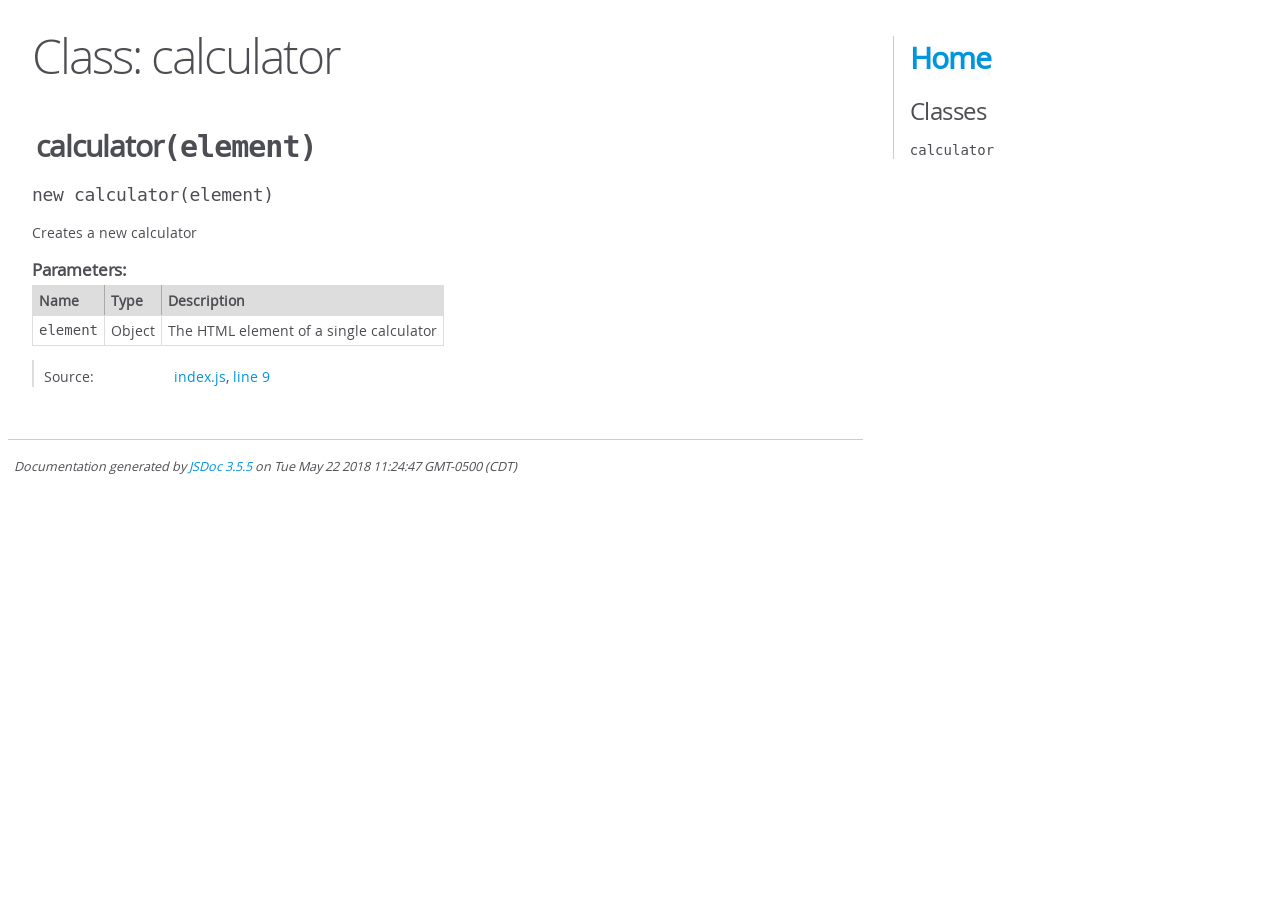
<file: calc/out/calculator.html>
<!DOCTYPE html>
<html lang="en">
<head>
    <meta charset="utf-8">
    <title>JSDoc: Class: calculator</title>

    <script src="scripts/prettify/prettify.js"> </script>
    <script src="scripts/prettify/lang-css.js"> </script>
    <!--[if lt IE 9]>
      <script src="//html5shiv.googlecode.com/svn/trunk/html5.js"></script>
    <![endif]-->
    <link type="text/css" rel="stylesheet" href="styles/prettify-tomorrow.css">
    <link type="text/css" rel="stylesheet" href="styles/jsdoc-default.css">
</head>

<body>

<div id="main">

    <h1 class="page-title">Class: calculator</h1>

    




<section>

<header>
    
        <h2><span class="attribs"><span class="type-signature"></span></span>calculator<span class="signature">(element)</span><span class="type-signature"></span></h2>
        
    
</header>

<article>
    <div class="container-overview">
    
        

    

    
    <h4 class="name" id="calculator"><span class="type-signature"></span>new calculator<span class="signature">(element)</span><span class="type-signature"></span></h4>
    

    



<div class="description">
    Creates a new calculator
</div>









    <h5>Parameters:</h5>
    

<table class="params">
    <thead>
    <tr>
        
        <th>Name</th>
        

        <th>Type</th>

        

        

        <th class="last">Description</th>
    </tr>
    </thead>

    <tbody>
    

        <tr>
            
                <td class="name"><code>element</code></td>
            

            <td class="type">
            
                
<span class="param-type">Object</span>


            
            </td>

            

            

            <td class="description last">The HTML element of a single calculator</td>
        </tr>

    
    </tbody>
</table>






<dl class="details">

    

    

    

    

    

    

    

    

    

    

    

    

    
    <dt class="tag-source">Source:</dt>
    <dd class="tag-source"><ul class="dummy"><li>
        <a href="index.js.html">index.js</a>, <a href="index.js.html#line9">line 9</a>
    </li></ul></dd>
    

    

    

    
</dl>


















    
    </div>

    

    

    

    

    

    

    

    

    

    
</article>

</section>




</div>

<nav>
    <h2><a href="index.html">Home</a></h2><h3>Classes</h3><ul><li><a href="calculator.html">calculator</a></li></ul>
</nav>

<br class="clear">

<footer>
    Documentation generated by <a href="https://github.com/jsdoc3/jsdoc">JSDoc 3.5.5</a> on Tue May 22 2018 11:24:47 GMT-0500 (CDT)
</footer>

<script> prettyPrint(); </script>
<script src="scripts/linenumber.js"> </script>
</body>
</html>
</file>
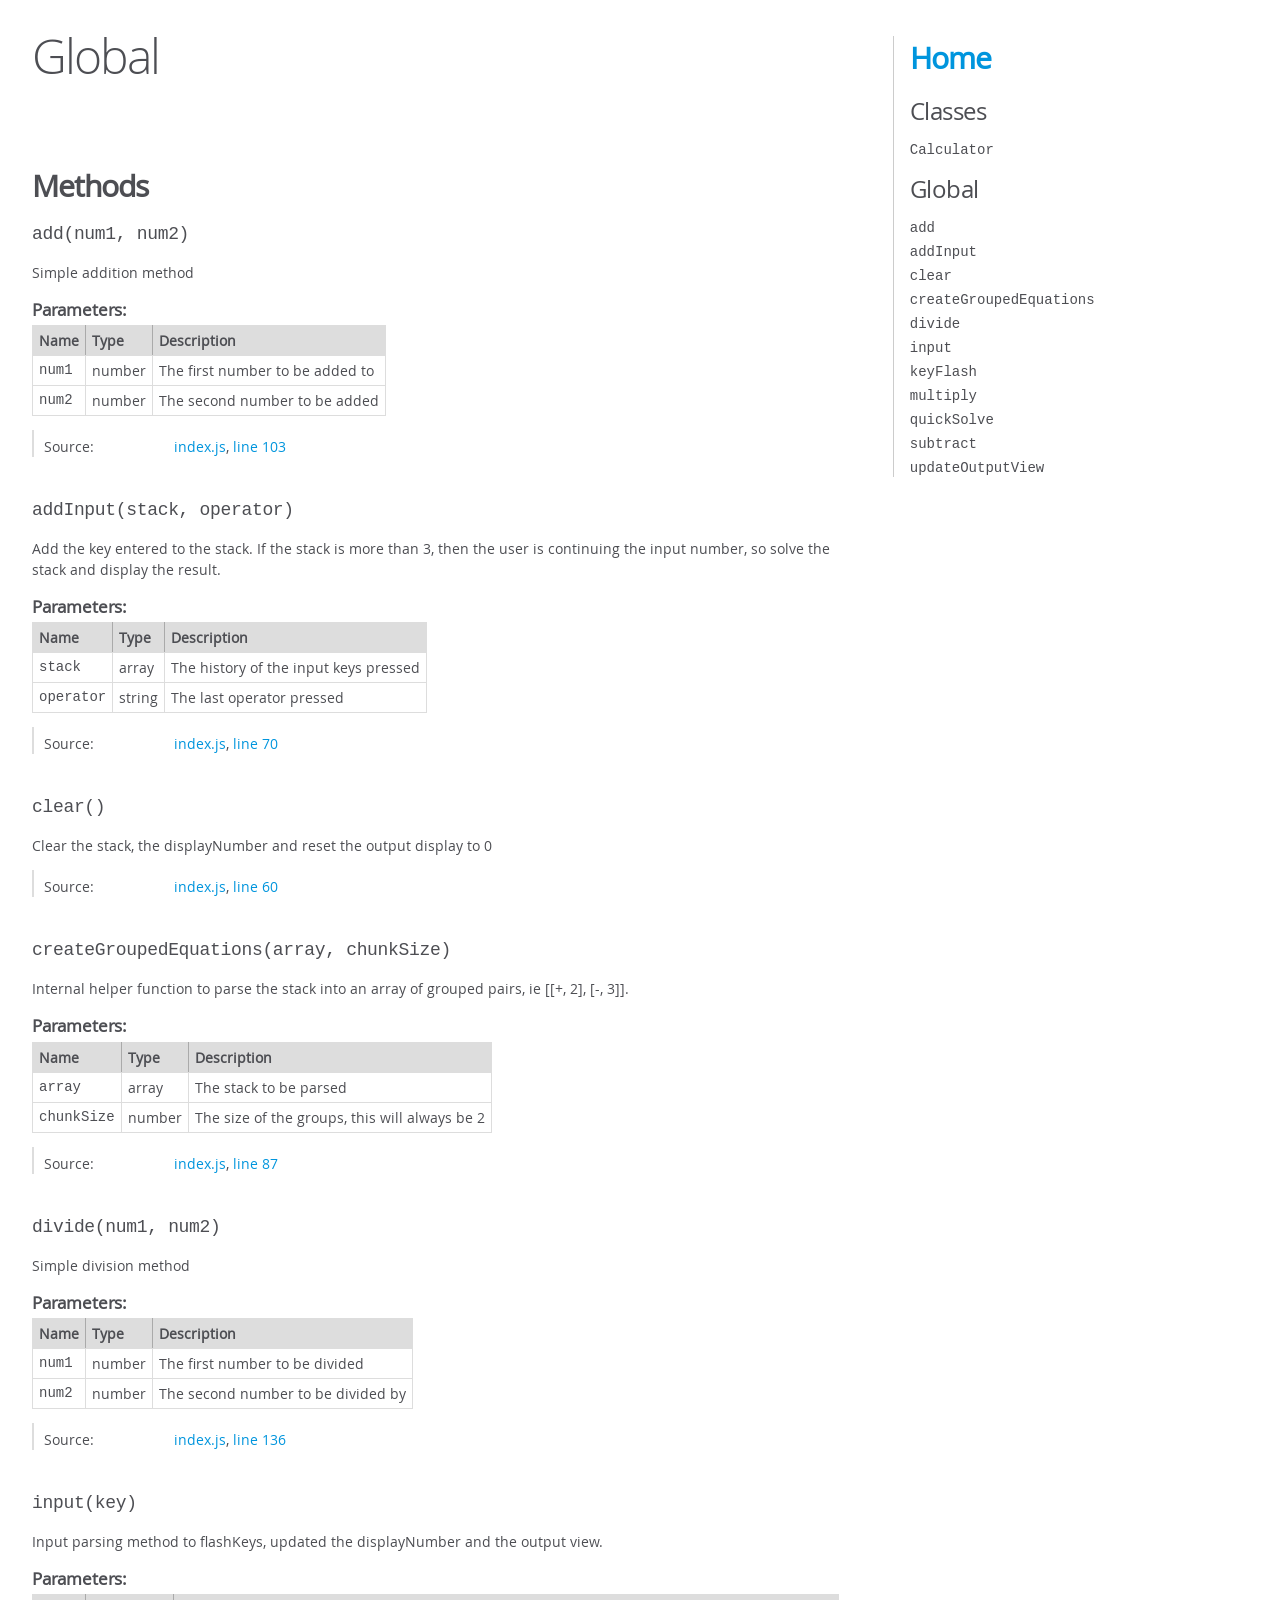
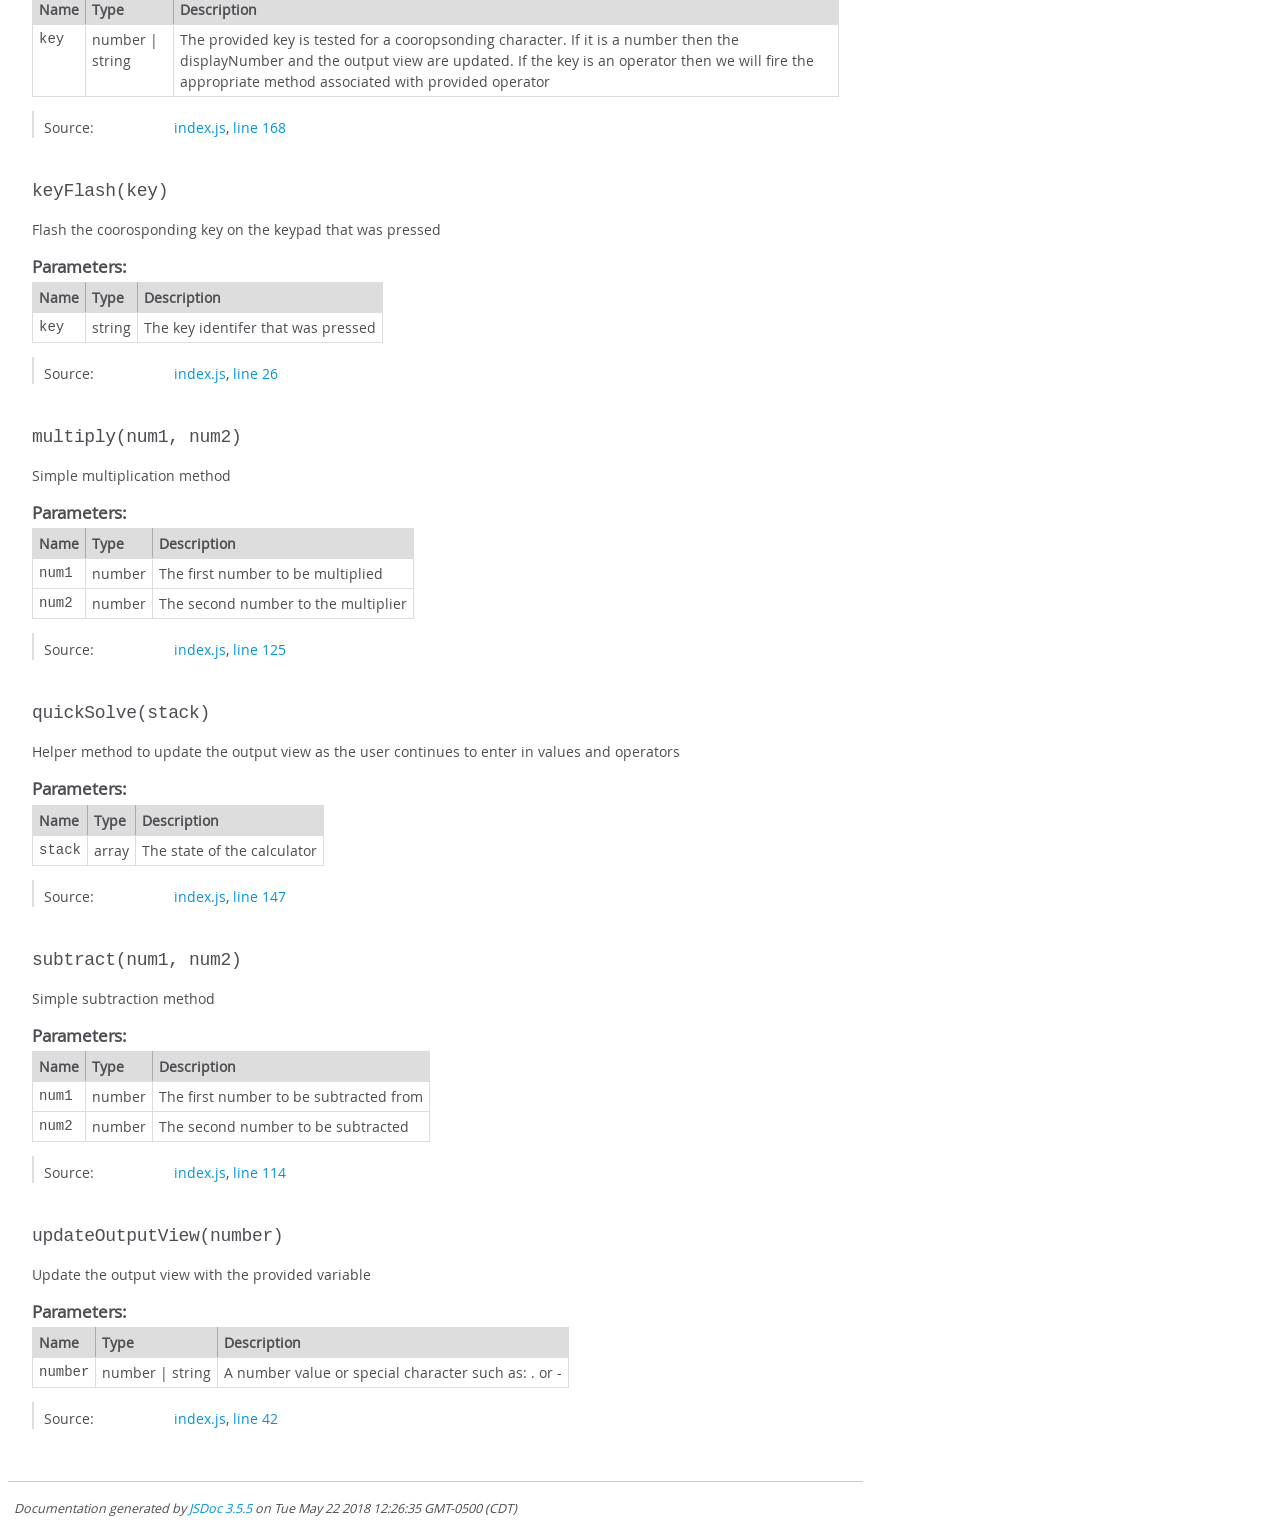
<file: calc/out/global.html>
<!DOCTYPE html>
<html lang="en">
<head>
    <meta charset="utf-8">
    <title>JSDoc: Global</title>

    <script src="scripts/prettify/prettify.js"> </script>
    <script src="scripts/prettify/lang-css.js"> </script>
    <!--[if lt IE 9]>
      <script src="//html5shiv.googlecode.com/svn/trunk/html5.js"></script>
    <![endif]-->
    <link type="text/css" rel="stylesheet" href="styles/prettify-tomorrow.css">
    <link type="text/css" rel="stylesheet" href="styles/jsdoc-default.css">
</head>

<body>

<div id="main">

    <h1 class="page-title">Global</h1>

    




<section>

<header>
    
        <h2></h2>
        
    
</header>

<article>
    <div class="container-overview">
    
        

        


<dl class="details">

    

    

    

    

    

    

    

    

    

    

    

    

    

    

    

    
</dl>


        
    
    </div>

    

    

    

    

    

    

    

    
        <h3 class="subsection-title">Methods</h3>

        
            

    

    
    <h4 class="name" id="add"><span class="type-signature"></span>add<span class="signature">(num1, num2)</span><span class="type-signature"></span></h4>
    

    



<div class="description">
    Simple addition method
</div>









    <h5>Parameters:</h5>
    

<table class="params">
    <thead>
    <tr>
        
        <th>Name</th>
        

        <th>Type</th>

        

        

        <th class="last">Description</th>
    </tr>
    </thead>

    <tbody>
    

        <tr>
            
                <td class="name"><code>num1</code></td>
            

            <td class="type">
            
                
<span class="param-type">number</span>


            
            </td>

            

            

            <td class="description last">The first number to be added to</td>
        </tr>

    

        <tr>
            
                <td class="name"><code>num2</code></td>
            

            <td class="type">
            
                
<span class="param-type">number</span>


            
            </td>

            

            

            <td class="description last">The second number to be added</td>
        </tr>

    
    </tbody>
</table>






<dl class="details">

    

    

    

    

    

    

    

    

    

    

    

    

    
    <dt class="tag-source">Source:</dt>
    <dd class="tag-source"><ul class="dummy"><li>
        <a href="index.js.html">index.js</a>, <a href="index.js.html#line103">line 103</a>
    </li></ul></dd>
    

    

    

    
</dl>


















        
            

    

    
    <h4 class="name" id="addInput"><span class="type-signature"></span>addInput<span class="signature">(stack, operator)</span><span class="type-signature"></span></h4>
    

    



<div class="description">
    Add the key entered to the stack. If the stack is more than 3, then the
    user is continuing the input number, so solve the stack and display
    the result.
</div>









    <h5>Parameters:</h5>
    

<table class="params">
    <thead>
    <tr>
        
        <th>Name</th>
        

        <th>Type</th>

        

        

        <th class="last">Description</th>
    </tr>
    </thead>

    <tbody>
    

        <tr>
            
                <td class="name"><code>stack</code></td>
            

            <td class="type">
            
                
<span class="param-type">array</span>


            
            </td>

            

            

            <td class="description last">The history of the input keys pressed</td>
        </tr>

    

        <tr>
            
                <td class="name"><code>operator</code></td>
            

            <td class="type">
            
                
<span class="param-type">string</span>


            
            </td>

            

            

            <td class="description last">The last operator pressed</td>
        </tr>

    
    </tbody>
</table>






<dl class="details">

    

    

    

    

    

    

    

    

    

    

    

    

    
    <dt class="tag-source">Source:</dt>
    <dd class="tag-source"><ul class="dummy"><li>
        <a href="index.js.html">index.js</a>, <a href="index.js.html#line70">line 70</a>
    </li></ul></dd>
    

    

    

    
</dl>


















        
            

    

    
    <h4 class="name" id="clear"><span class="type-signature"></span>clear<span class="signature">()</span><span class="type-signature"></span></h4>
    

    



<div class="description">
    Clear the stack, the displayNumber and reset the output display to 0
</div>













<dl class="details">

    

    

    

    

    

    

    

    

    

    

    

    

    
    <dt class="tag-source">Source:</dt>
    <dd class="tag-source"><ul class="dummy"><li>
        <a href="index.js.html">index.js</a>, <a href="index.js.html#line60">line 60</a>
    </li></ul></dd>
    

    

    

    
</dl>


















        
            

    

    
    <h4 class="name" id="createGroupedEquations"><span class="type-signature"></span>createGroupedEquations<span class="signature">(array, chunkSize)</span><span class="type-signature"></span></h4>
    

    



<div class="description">
    Internal helper function to parse the stack into an array of grouped
    pairs, ie [[+, 2], [-, 3]].
</div>









    <h5>Parameters:</h5>
    

<table class="params">
    <thead>
    <tr>
        
        <th>Name</th>
        

        <th>Type</th>

        

        

        <th class="last">Description</th>
    </tr>
    </thead>

    <tbody>
    

        <tr>
            
                <td class="name"><code>array</code></td>
            

            <td class="type">
            
                
<span class="param-type">array</span>


            
            </td>

            

            

            <td class="description last">The stack to be parsed</td>
        </tr>

    

        <tr>
            
                <td class="name"><code>chunkSize</code></td>
            

            <td class="type">
            
                
<span class="param-type">number</span>


            
            </td>

            

            

            <td class="description last">The size of the groups, this will always be 2</td>
        </tr>

    
    </tbody>
</table>






<dl class="details">

    

    

    

    

    

    

    

    

    

    

    

    

    
    <dt class="tag-source">Source:</dt>
    <dd class="tag-source"><ul class="dummy"><li>
        <a href="index.js.html">index.js</a>, <a href="index.js.html#line87">line 87</a>
    </li></ul></dd>
    

    

    

    
</dl>


















        
            

    

    
    <h4 class="name" id="divide"><span class="type-signature"></span>divide<span class="signature">(num1, num2)</span><span class="type-signature"></span></h4>
    

    



<div class="description">
    Simple division method
</div>









    <h5>Parameters:</h5>
    

<table class="params">
    <thead>
    <tr>
        
        <th>Name</th>
        

        <th>Type</th>

        

        

        <th class="last">Description</th>
    </tr>
    </thead>

    <tbody>
    

        <tr>
            
                <td class="name"><code>num1</code></td>
            

            <td class="type">
            
                
<span class="param-type">number</span>


            
            </td>

            

            

            <td class="description last">The first number to be divided</td>
        </tr>

    

        <tr>
            
                <td class="name"><code>num2</code></td>
            

            <td class="type">
            
                
<span class="param-type">number</span>


            
            </td>

            

            

            <td class="description last">The second number to be divided by</td>
        </tr>

    
    </tbody>
</table>






<dl class="details">

    

    

    

    

    

    

    

    

    

    

    

    

    
    <dt class="tag-source">Source:</dt>
    <dd class="tag-source"><ul class="dummy"><li>
        <a href="index.js.html">index.js</a>, <a href="index.js.html#line136">line 136</a>
    </li></ul></dd>
    

    

    

    
</dl>


















        
            

    

    
    <h4 class="name" id="input"><span class="type-signature"></span>input<span class="signature">(key)</span><span class="type-signature"></span></h4>
    

    



<div class="description">
    Input parsing method to flashKeys, updated the displayNumber and
    the output view.
</div>









    <h5>Parameters:</h5>
    

<table class="params">
    <thead>
    <tr>
        
        <th>Name</th>
        

        <th>Type</th>

        

        

        <th class="last">Description</th>
    </tr>
    </thead>

    <tbody>
    

        <tr>
            
                <td class="name"><code>key</code></td>
            

            <td class="type">
            
                
<span class="param-type">number</span>
|

<span class="param-type">string</span>


            
            </td>

            

            

            <td class="description last">The provided key is tested for a
    cooropsonding character. If it is a number then the displayNumber
    and the output view are updated. If the key is an operator then
    we will fire the appropriate method associated with provided operator</td>
        </tr>

    
    </tbody>
</table>






<dl class="details">

    

    

    

    

    

    

    

    

    

    

    

    

    
    <dt class="tag-source">Source:</dt>
    <dd class="tag-source"><ul class="dummy"><li>
        <a href="index.js.html">index.js</a>, <a href="index.js.html#line168">line 168</a>
    </li></ul></dd>
    

    

    

    
</dl>


















        
            

    

    
    <h4 class="name" id="keyFlash"><span class="type-signature"></span>keyFlash<span class="signature">(key)</span><span class="type-signature"></span></h4>
    

    



<div class="description">
    Flash the coorosponding key on the keypad that was pressed
</div>









    <h5>Parameters:</h5>
    

<table class="params">
    <thead>
    <tr>
        
        <th>Name</th>
        

        <th>Type</th>

        

        

        <th class="last">Description</th>
    </tr>
    </thead>

    <tbody>
    

        <tr>
            
                <td class="name"><code>key</code></td>
            

            <td class="type">
            
                
<span class="param-type">string</span>


            
            </td>

            

            

            <td class="description last">The key identifer that was pressed</td>
        </tr>

    
    </tbody>
</table>






<dl class="details">

    

    

    

    

    

    

    

    

    

    

    

    

    
    <dt class="tag-source">Source:</dt>
    <dd class="tag-source"><ul class="dummy"><li>
        <a href="index.js.html">index.js</a>, <a href="index.js.html#line26">line 26</a>
    </li></ul></dd>
    

    

    

    
</dl>


















        
            

    

    
    <h4 class="name" id="multiply"><span class="type-signature"></span>multiply<span class="signature">(num1, num2)</span><span class="type-signature"></span></h4>
    

    



<div class="description">
    Simple multiplication method
</div>









    <h5>Parameters:</h5>
    

<table class="params">
    <thead>
    <tr>
        
        <th>Name</th>
        

        <th>Type</th>

        

        

        <th class="last">Description</th>
    </tr>
    </thead>

    <tbody>
    

        <tr>
            
                <td class="name"><code>num1</code></td>
            

            <td class="type">
            
                
<span class="param-type">number</span>


            
            </td>

            

            

            <td class="description last">The first number to be multiplied</td>
        </tr>

    

        <tr>
            
                <td class="name"><code>num2</code></td>
            

            <td class="type">
            
                
<span class="param-type">number</span>


            
            </td>

            

            

            <td class="description last">The second number to the multiplier</td>
        </tr>

    
    </tbody>
</table>






<dl class="details">

    

    

    

    

    

    

    

    

    

    

    

    

    
    <dt class="tag-source">Source:</dt>
    <dd class="tag-source"><ul class="dummy"><li>
        <a href="index.js.html">index.js</a>, <a href="index.js.html#line125">line 125</a>
    </li></ul></dd>
    

    

    

    
</dl>


















        
            

    

    
    <h4 class="name" id="quickSolve"><span class="type-signature"></span>quickSolve<span class="signature">(stack)</span><span class="type-signature"></span></h4>
    

    



<div class="description">
    Helper method to update the output view as the user continues to
    enter in values and operators
</div>









    <h5>Parameters:</h5>
    

<table class="params">
    <thead>
    <tr>
        
        <th>Name</th>
        

        <th>Type</th>

        

        

        <th class="last">Description</th>
    </tr>
    </thead>

    <tbody>
    

        <tr>
            
                <td class="name"><code>stack</code></td>
            

            <td class="type">
            
                
<span class="param-type">array</span>


            
            </td>

            

            

            <td class="description last">The state of the calculator</td>
        </tr>

    
    </tbody>
</table>






<dl class="details">

    

    

    

    

    

    

    

    

    

    

    

    

    
    <dt class="tag-source">Source:</dt>
    <dd class="tag-source"><ul class="dummy"><li>
        <a href="index.js.html">index.js</a>, <a href="index.js.html#line147">line 147</a>
    </li></ul></dd>
    

    

    

    
</dl>


















        
            

    

    
    <h4 class="name" id="subtract"><span class="type-signature"></span>subtract<span class="signature">(num1, num2)</span><span class="type-signature"></span></h4>
    

    



<div class="description">
    Simple subtraction method
</div>









    <h5>Parameters:</h5>
    

<table class="params">
    <thead>
    <tr>
        
        <th>Name</th>
        

        <th>Type</th>

        

        

        <th class="last">Description</th>
    </tr>
    </thead>

    <tbody>
    

        <tr>
            
                <td class="name"><code>num1</code></td>
            

            <td class="type">
            
                
<span class="param-type">number</span>


            
            </td>

            

            

            <td class="description last">The first number to be subtracted from</td>
        </tr>

    

        <tr>
            
                <td class="name"><code>num2</code></td>
            

            <td class="type">
            
                
<span class="param-type">number</span>


            
            </td>

            

            

            <td class="description last">The second number to be subtracted</td>
        </tr>

    
    </tbody>
</table>






<dl class="details">

    

    

    

    

    

    

    

    

    

    

    

    

    
    <dt class="tag-source">Source:</dt>
    <dd class="tag-source"><ul class="dummy"><li>
        <a href="index.js.html">index.js</a>, <a href="index.js.html#line114">line 114</a>
    </li></ul></dd>
    

    

    

    
</dl>


















        
            

    

    
    <h4 class="name" id="updateOutputView"><span class="type-signature"></span>updateOutputView<span class="signature">(number)</span><span class="type-signature"></span></h4>
    

    



<div class="description">
    Update the output view with the provided variable
</div>









    <h5>Parameters:</h5>
    

<table class="params">
    <thead>
    <tr>
        
        <th>Name</th>
        

        <th>Type</th>

        

        

        <th class="last">Description</th>
    </tr>
    </thead>

    <tbody>
    

        <tr>
            
                <td class="name"><code>number</code></td>
            

            <td class="type">
            
                
<span class="param-type">number</span>
|

<span class="param-type">string</span>


            
            </td>

            

            

            <td class="description last">A number value or special character
    such as: . or -</td>
        </tr>

    
    </tbody>
</table>






<dl class="details">

    

    

    

    

    

    

    

    

    

    

    

    

    
    <dt class="tag-source">Source:</dt>
    <dd class="tag-source"><ul class="dummy"><li>
        <a href="index.js.html">index.js</a>, <a href="index.js.html#line42">line 42</a>
    </li></ul></dd>
    

    

    

    
</dl>


















        
    

    

    
</article>

</section>




</div>

<nav>
    <h2><a href="index.html">Home</a></h2><h3>Classes</h3><ul><li><a href="module-calcClone.Calculator.html">Calculator</a></li></ul><h3>Global</h3><ul><li><a href="global.html#add">add</a></li><li><a href="global.html#addInput">addInput</a></li><li><a href="global.html#clear">clear</a></li><li><a href="global.html#createGroupedEquations">createGroupedEquations</a></li><li><a href="global.html#divide">divide</a></li><li><a href="global.html#input">input</a></li><li><a href="global.html#keyFlash">keyFlash</a></li><li><a href="global.html#multiply">multiply</a></li><li><a href="global.html#quickSolve">quickSolve</a></li><li><a href="global.html#subtract">subtract</a></li><li><a href="global.html#updateOutputView">updateOutputView</a></li></ul>
</nav>

<br class="clear">

<footer>
    Documentation generated by <a href="https://github.com/jsdoc3/jsdoc">JSDoc 3.5.5</a> on Tue May 22 2018 12:26:35 GMT-0500 (CDT)
</footer>

<script> prettyPrint(); </script>
<script src="scripts/linenumber.js"> </script>
</body>
</html>
</file>
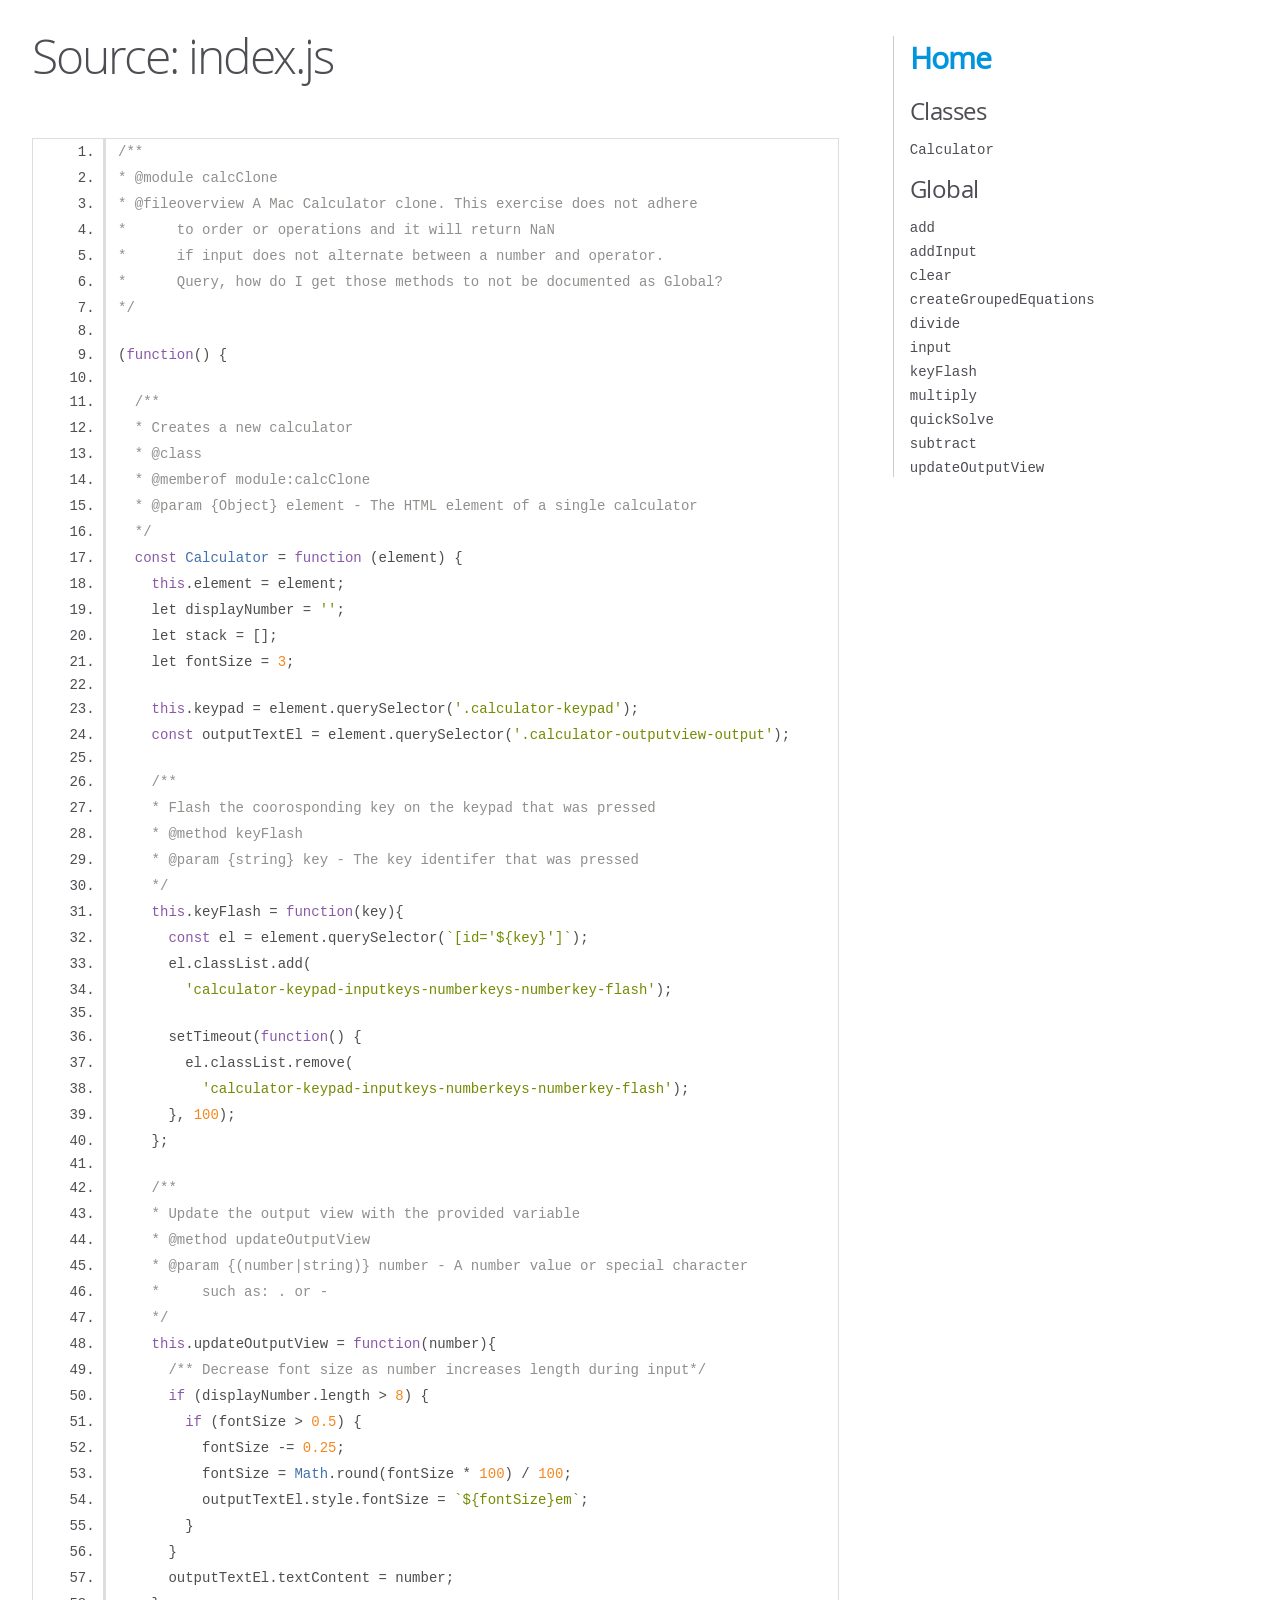
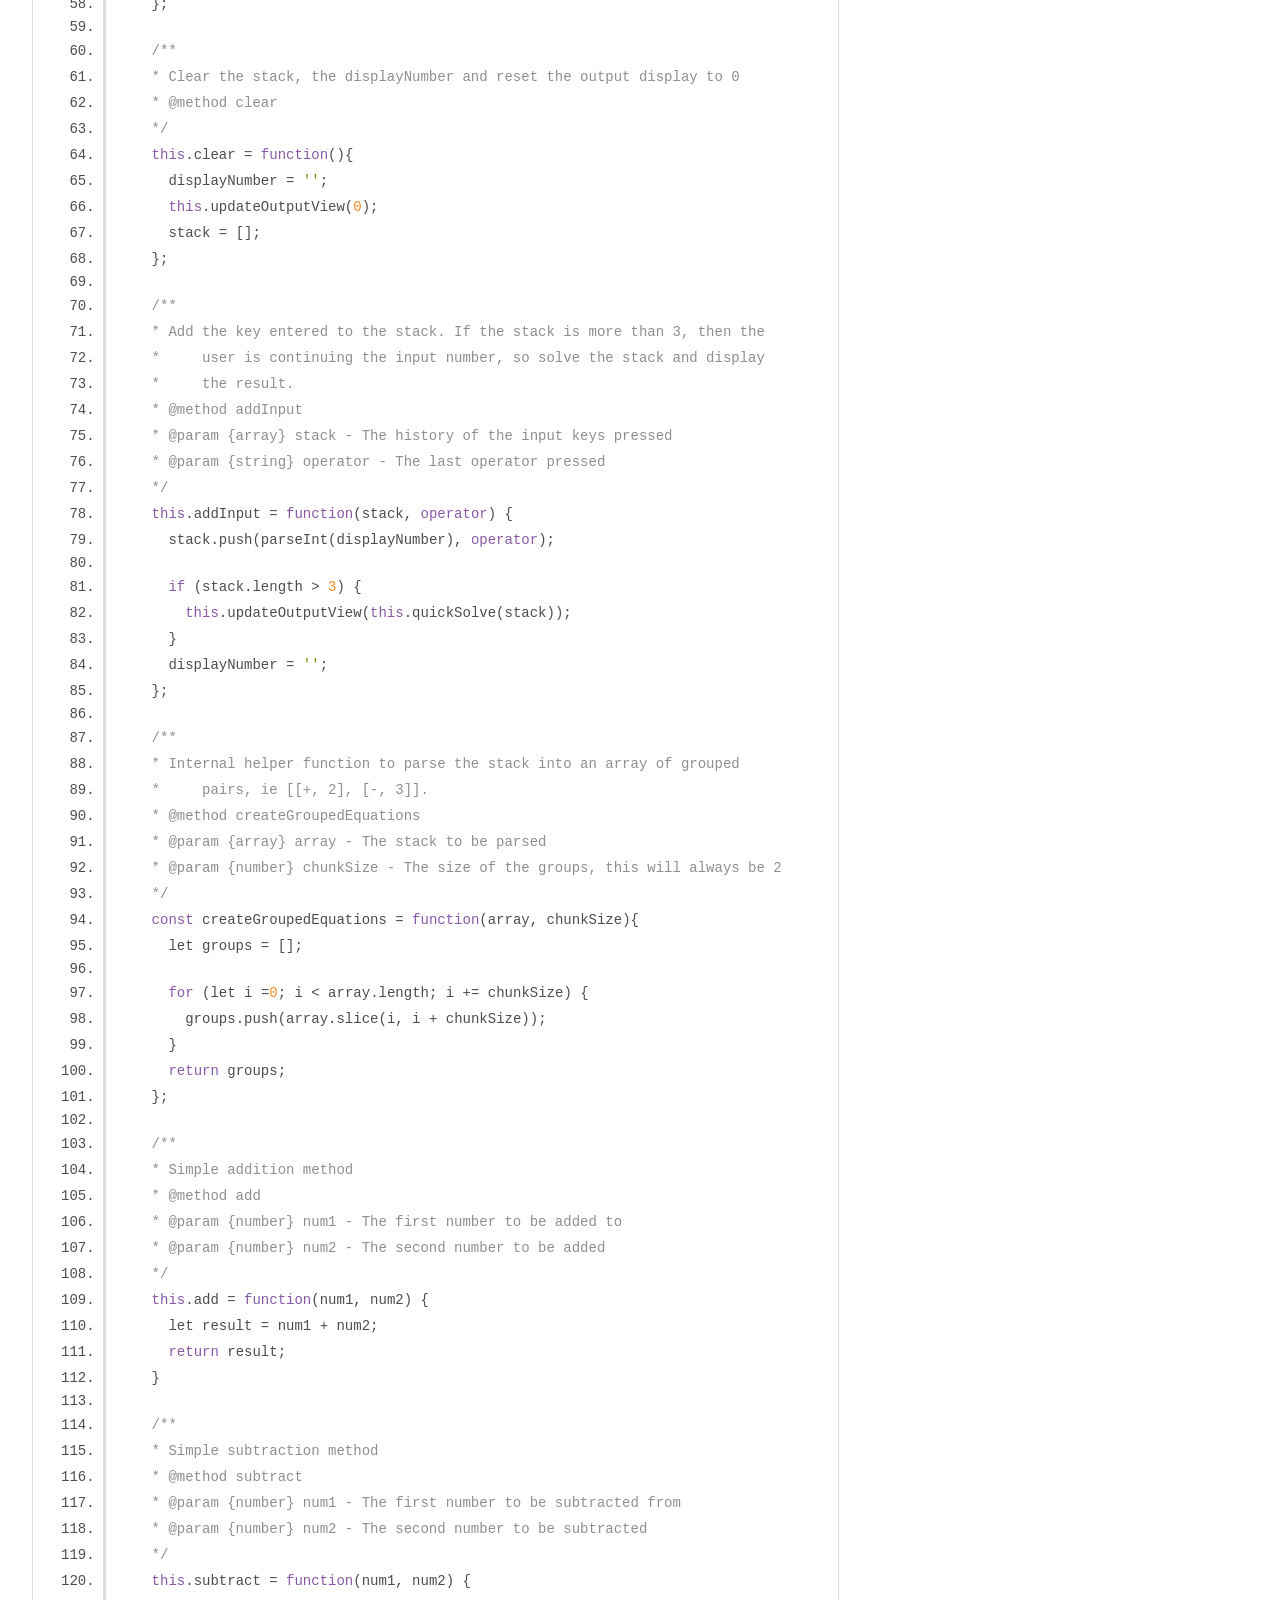
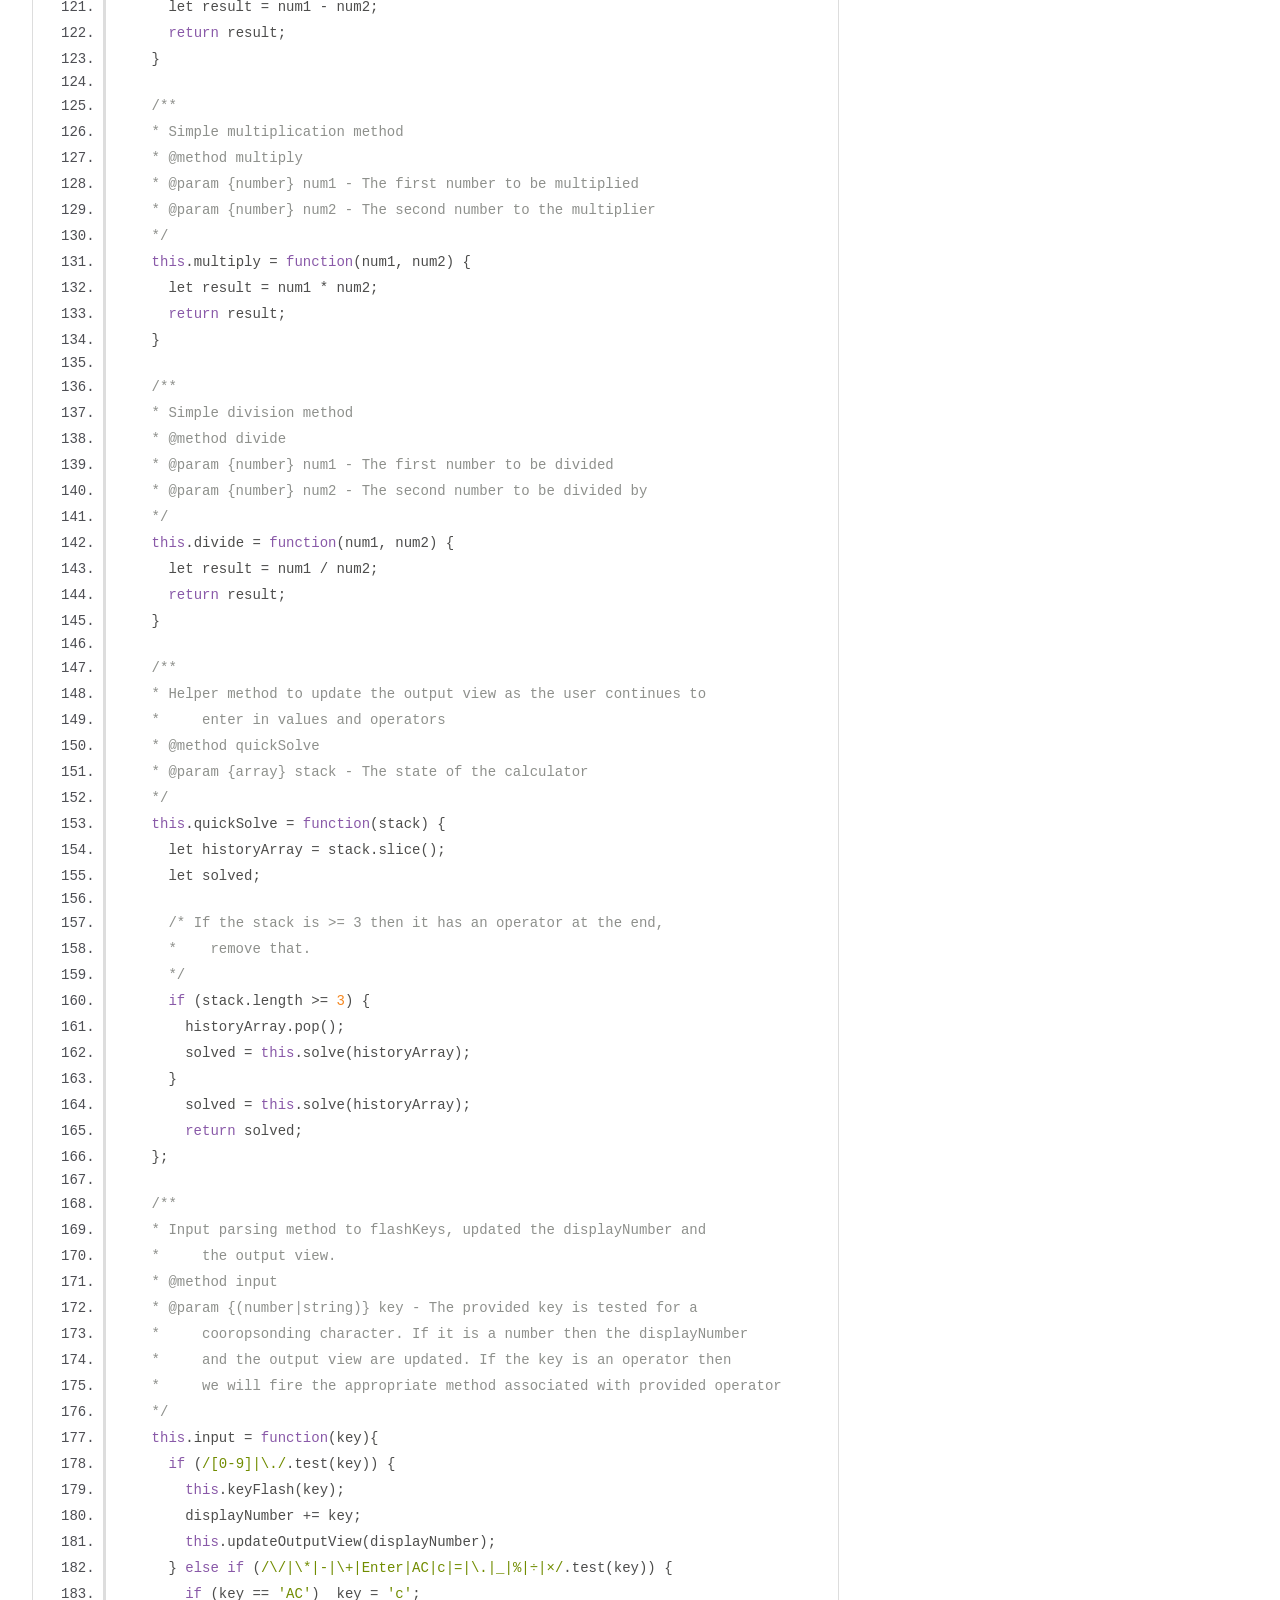
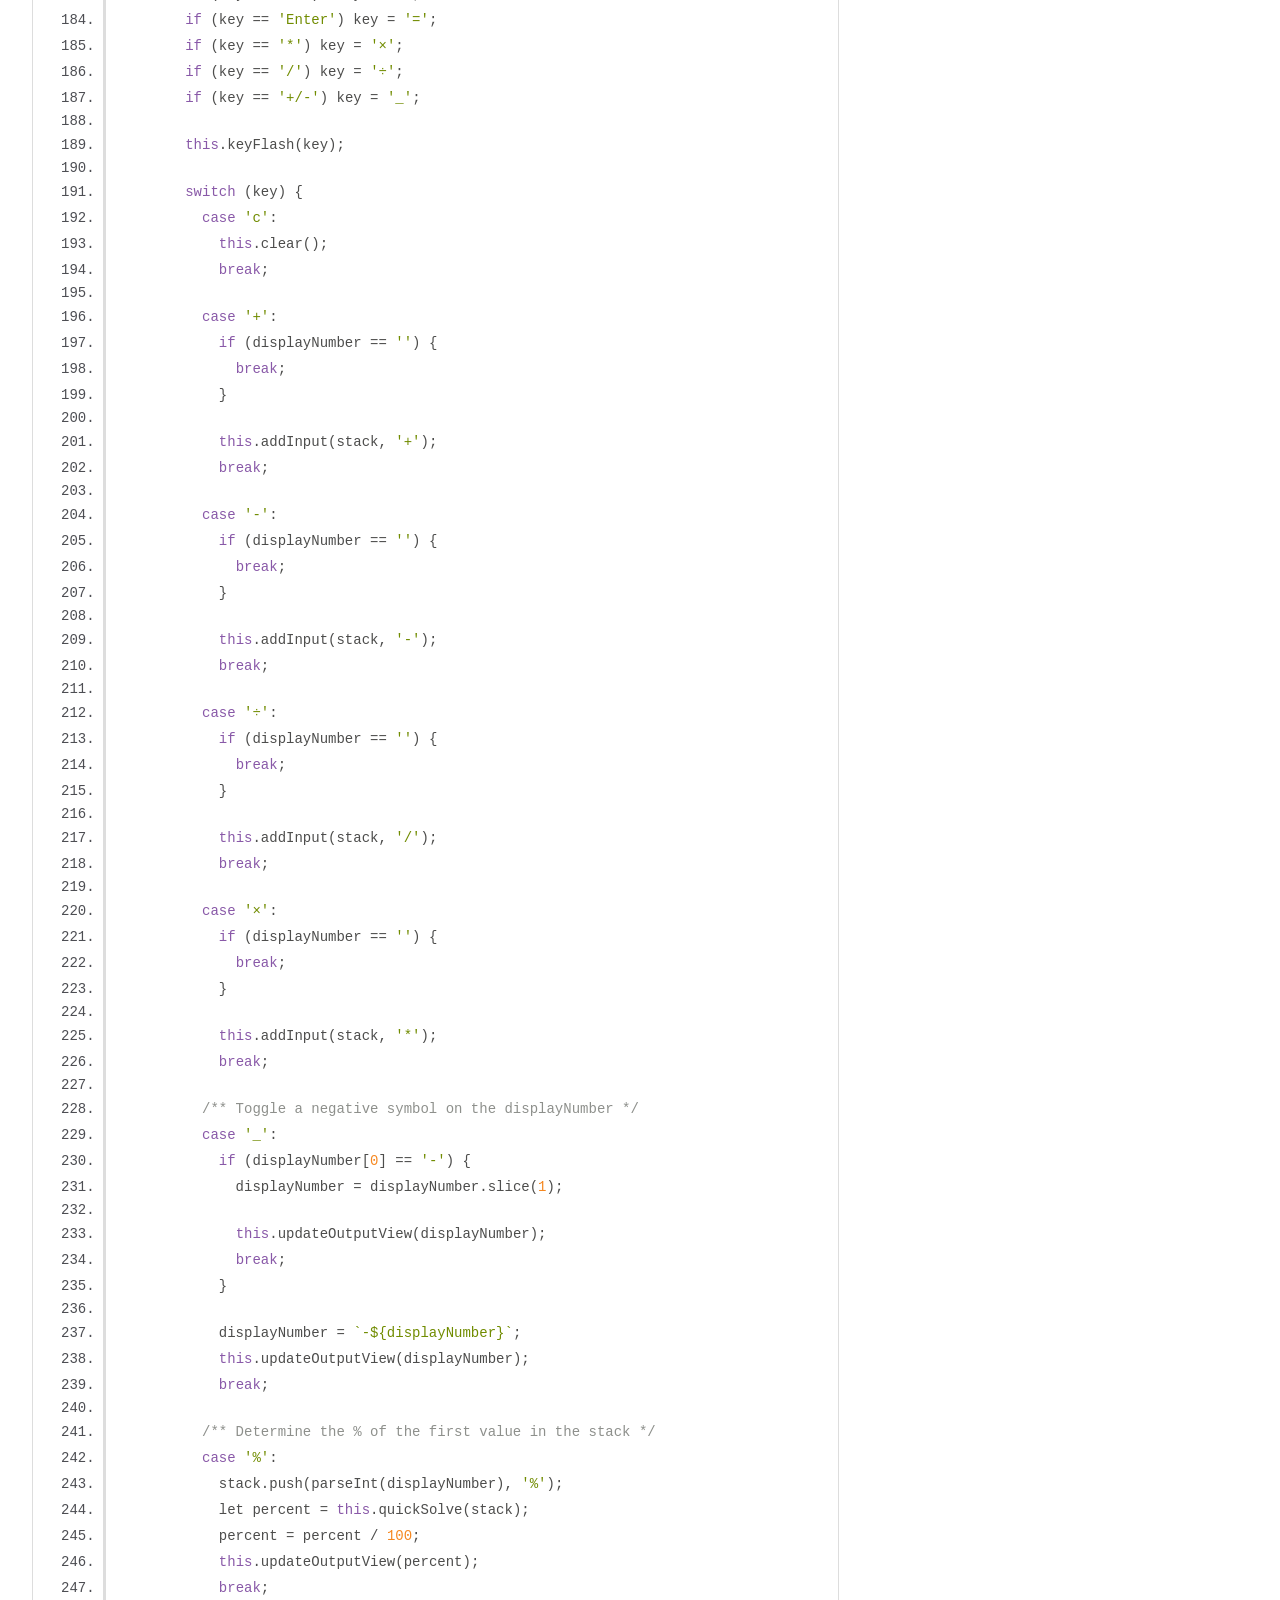
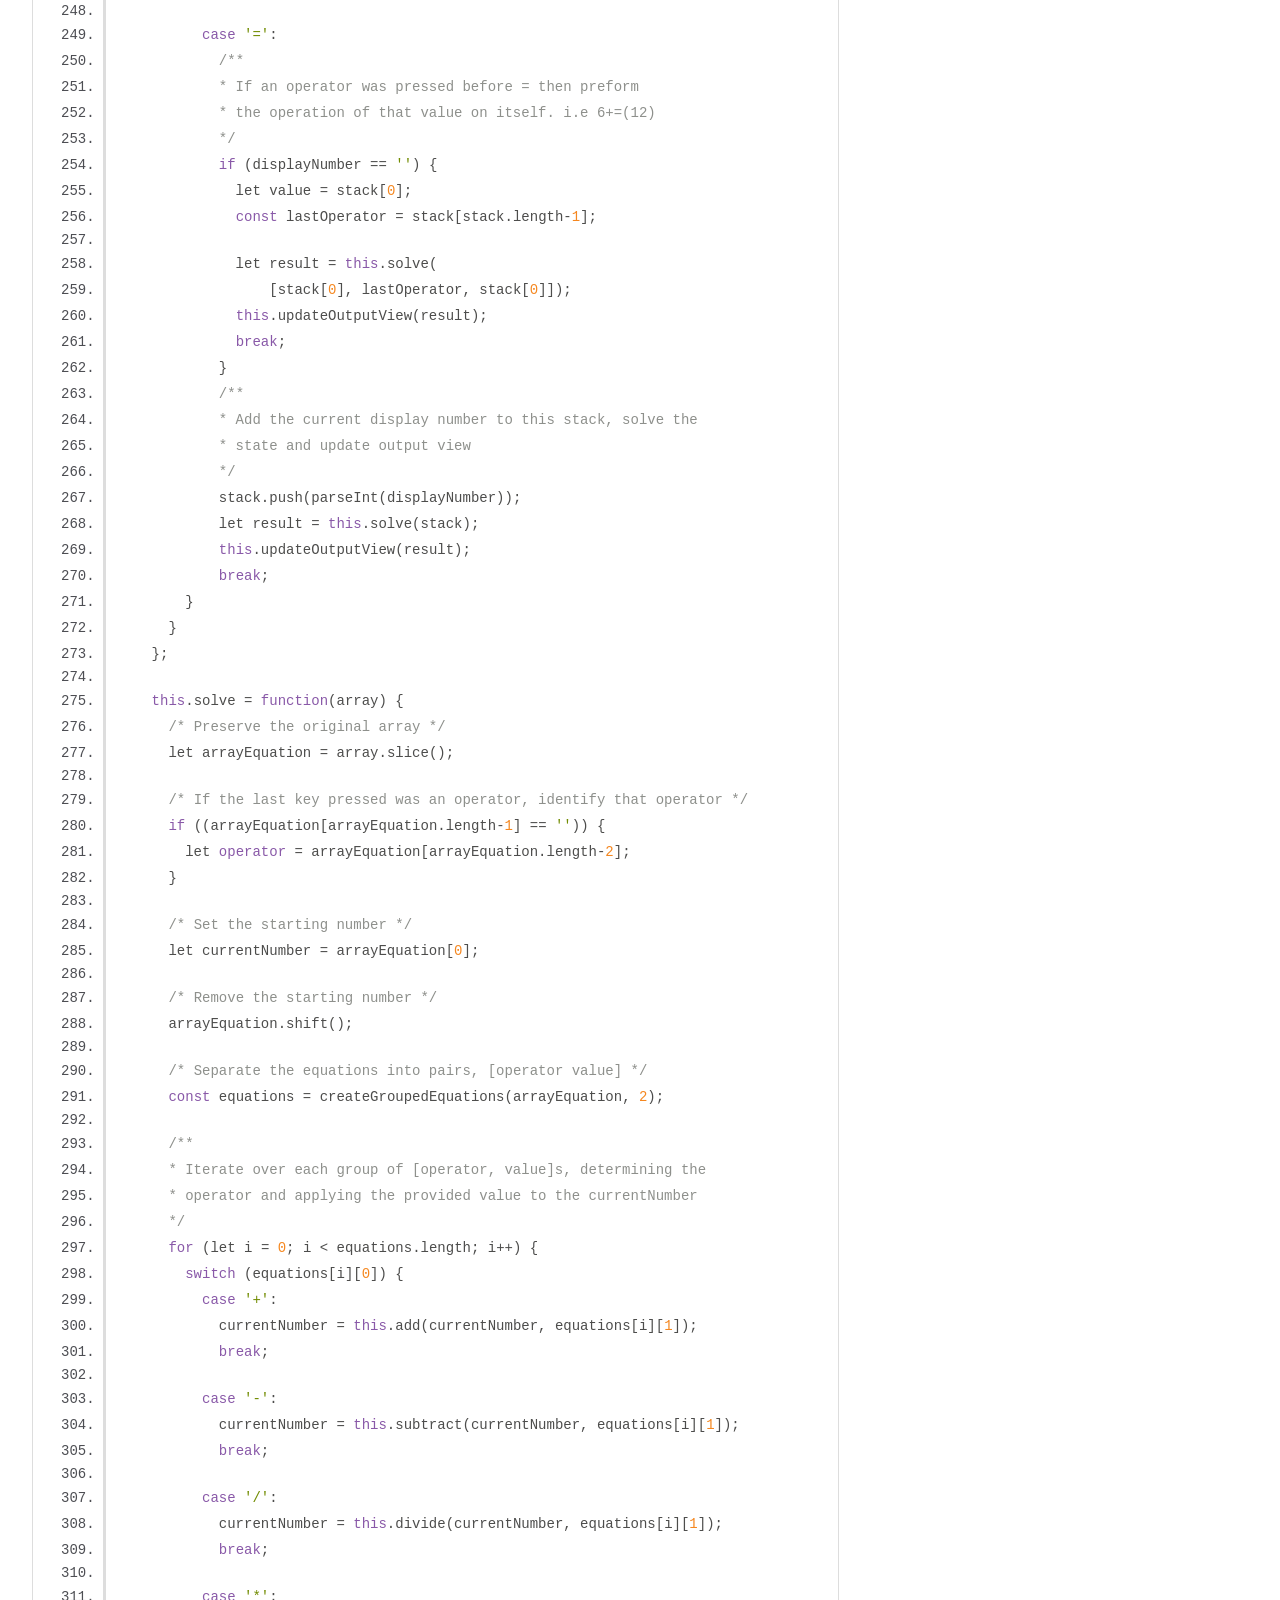
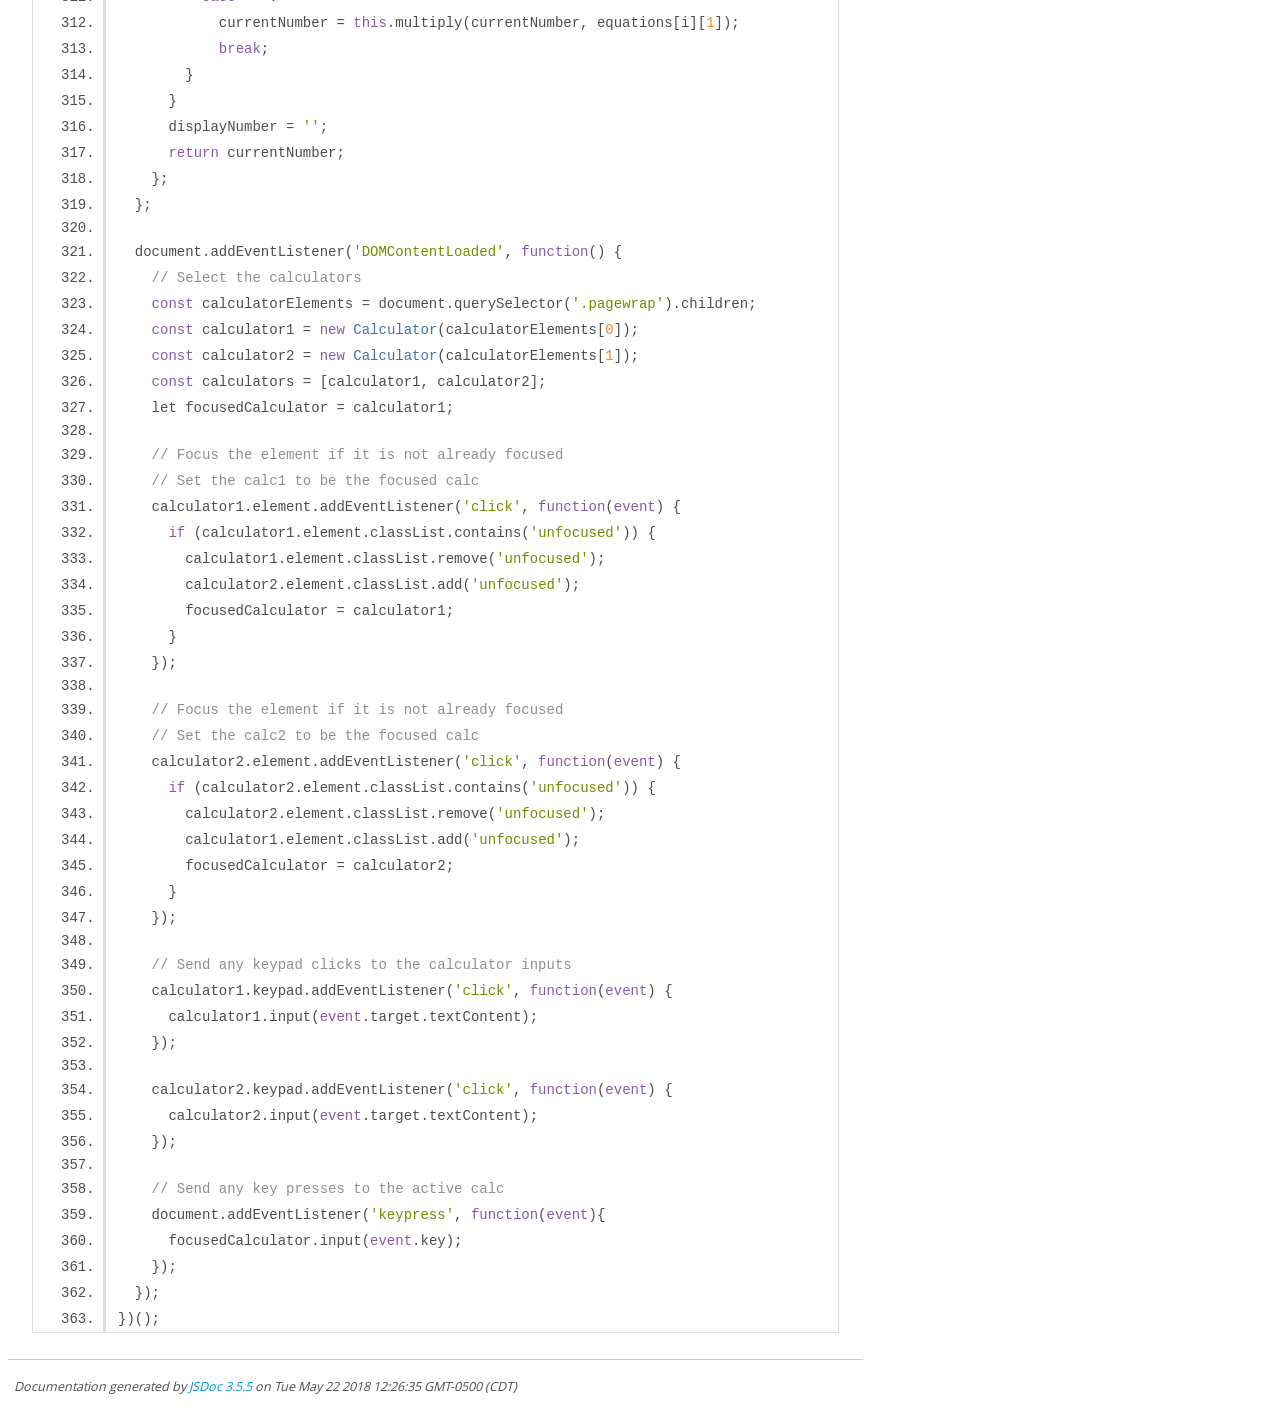
<file: calc/out/index.js.html>
<!DOCTYPE html>
<html lang="en">
<head>
    <meta charset="utf-8">
    <title>JSDoc: Source: index.js</title>

    <script src="scripts/prettify/prettify.js"> </script>
    <script src="scripts/prettify/lang-css.js"> </script>
    <!--[if lt IE 9]>
      <script src="//html5shiv.googlecode.com/svn/trunk/html5.js"></script>
    <![endif]-->
    <link type="text/css" rel="stylesheet" href="styles/prettify-tomorrow.css">
    <link type="text/css" rel="stylesheet" href="styles/jsdoc-default.css">
</head>

<body>

<div id="main">

    <h1 class="page-title">Source: index.js</h1>

    



    
    <section>
        <article>
            <pre class="prettyprint source linenums"><code>/**
* @module calcClone
* @fileoverview A Mac Calculator clone. This exercise does not adhere
*      to order or operations and it will return NaN
*      if input does not alternate between a number and operator.
*      Query, how do I get those methods to not be documented as Global?
*/

(function() {

  /**
  * Creates a new calculator
  * @class
  * @memberof module:calcClone
  * @param {Object} element - The HTML element of a single calculator
  */
  const Calculator = function (element) {
    this.element = element;
    let displayNumber = '';
    let stack = [];
    let fontSize = 3;

    this.keypad = element.querySelector('.calculator-keypad');
    const outputTextEl = element.querySelector('.calculator-outputview-output');

    /**
    * Flash the coorosponding key on the keypad that was pressed
    * @method keyFlash
    * @param {string} key - The key identifer that was pressed
    */
    this.keyFlash = function(key){
      const el = element.querySelector(`[id='${key}']`);
      el.classList.add(
        'calculator-keypad-inputkeys-numberkeys-numberkey-flash');

      setTimeout(function() {
        el.classList.remove(
          'calculator-keypad-inputkeys-numberkeys-numberkey-flash');
      }, 100);
    };

    /**
    * Update the output view with the provided variable
    * @method updateOutputView
    * @param {(number|string)} number - A number value or special character
    *     such as: . or -
    */
    this.updateOutputView = function(number){
      /** Decrease font size as number increases length during input*/
      if (displayNumber.length > 8) {
        if (fontSize > 0.5) {
          fontSize -= 0.25;
          fontSize = Math.round(fontSize * 100) / 100;
          outputTextEl.style.fontSize = `${fontSize}em`;
        }
      }
      outputTextEl.textContent = number;
    };

    /**
    * Clear the stack, the displayNumber and reset the output display to 0
    * @method clear
    */
    this.clear = function(){
      displayNumber = '';
      this.updateOutputView(0);
      stack = [];
    };

    /**
    * Add the key entered to the stack. If the stack is more than 3, then the
    *     user is continuing the input number, so solve the stack and display
    *     the result.
    * @method addInput
    * @param {array} stack - The history of the input keys pressed
    * @param {string} operator - The last operator pressed
    */
    this.addInput = function(stack, operator) {
      stack.push(parseInt(displayNumber), operator);

      if (stack.length > 3) {
        this.updateOutputView(this.quickSolve(stack));
      }
      displayNumber = '';
    };

    /**
    * Internal helper function to parse the stack into an array of grouped
    *     pairs, ie [[+, 2], [-, 3]].
    * @method createGroupedEquations
    * @param {array} array - The stack to be parsed
    * @param {number} chunkSize - The size of the groups, this will always be 2
    */
    const createGroupedEquations = function(array, chunkSize){
      let groups = [];

      for (let i =0; i &lt; array.length; i += chunkSize) {
        groups.push(array.slice(i, i + chunkSize));
      }
      return groups;
    };

    /**
    * Simple addition method
    * @method add
    * @param {number} num1 - The first number to be added to
    * @param {number} num2 - The second number to be added
    */
    this.add = function(num1, num2) {
      let result = num1 + num2;
      return result;
    }

    /**
    * Simple subtraction method
    * @method subtract
    * @param {number} num1 - The first number to be subtracted from
    * @param {number} num2 - The second number to be subtracted
    */
    this.subtract = function(num1, num2) {
      let result = num1 - num2;
      return result;
    }

    /**
    * Simple multiplication method
    * @method multiply
    * @param {number} num1 - The first number to be multiplied
    * @param {number} num2 - The second number to the multiplier
    */
    this.multiply = function(num1, num2) {
      let result = num1 * num2;
      return result;
    }

    /**
    * Simple division method
    * @method divide
    * @param {number} num1 - The first number to be divided
    * @param {number} num2 - The second number to be divided by
    */
    this.divide = function(num1, num2) {
      let result = num1 / num2;
      return result;
    }

    /**
    * Helper method to update the output view as the user continues to
    *     enter in values and operators
    * @method quickSolve
    * @param {array} stack - The state of the calculator
    */
    this.quickSolve = function(stack) {
      let historyArray = stack.slice();
      let solved;

      /* If the stack is >= 3 then it has an operator at the end,
      *    remove that.
      */
      if (stack.length >= 3) {
        historyArray.pop();
        solved = this.solve(historyArray);
      }
        solved = this.solve(historyArray);
        return solved;
    };

    /**
    * Input parsing method to flashKeys, updated the displayNumber and
    *     the output view.
    * @method input
    * @param {(number|string)} key - The provided key is tested for a
    *     cooropsonding character. If it is a number then the displayNumber
    *     and the output view are updated. If the key is an operator then
    *     we will fire the appropriate method associated with provided operator
    */
    this.input = function(key){
      if (/[0-9]|\./.test(key)) {
        this.keyFlash(key);
        displayNumber += key;
        this.updateOutputView(displayNumber);
      } else if (/\/|\*|-|\+|Enter|AC|c|=|\.|_|%|÷|×/.test(key)) {
        if (key == 'AC')  key = 'c';
        if (key == 'Enter') key = '=';
        if (key == '*') key = '×';
        if (key == '/') key = '÷';
        if (key == '+/-') key = '_';

        this.keyFlash(key);

        switch (key) {
          case 'c':
            this.clear();
            break;

          case '+':
            if (displayNumber == '') {
              break;
            }

            this.addInput(stack, '+');
            break;

          case '-':
            if (displayNumber == '') {
              break;
            }

            this.addInput(stack, '-');
            break;

          case '÷':
            if (displayNumber == '') {
              break;
            }

            this.addInput(stack, '/');
            break;

          case '×':
            if (displayNumber == '') {
              break;
            }

            this.addInput(stack, '*');
            break;

          /** Toggle a negative symbol on the displayNumber */
          case '_':
            if (displayNumber[0] == '-') {
              displayNumber = displayNumber.slice(1);

              this.updateOutputView(displayNumber);
              break;
            }

            displayNumber = `-${displayNumber}`;
            this.updateOutputView(displayNumber);
            break;

          /** Determine the % of the first value in the stack */
          case '%':
            stack.push(parseInt(displayNumber), '%');
            let percent = this.quickSolve(stack);
            percent = percent / 100;
            this.updateOutputView(percent);
            break;

          case '=':
            /**
            * If an operator was pressed before = then preform
            * the operation of that value on itself. i.e 6+=(12)
            */
            if (displayNumber == '') {
              let value = stack[0];
              const lastOperator = stack[stack.length-1];

              let result = this.solve(
                  [stack[0], lastOperator, stack[0]]);
              this.updateOutputView(result);
              break;
            }
            /**
            * Add the current display number to this stack, solve the
            * state and update output view
            */
            stack.push(parseInt(displayNumber));
            let result = this.solve(stack);
            this.updateOutputView(result);
            break;
        }
      }
    };

    this.solve = function(array) {
      /* Preserve the original array */
      let arrayEquation = array.slice();

      /* If the last key pressed was an operator, identify that operator */
      if ((arrayEquation[arrayEquation.length-1] == '')) {
        let operator = arrayEquation[arrayEquation.length-2];
      }

      /* Set the starting number */
      let currentNumber = arrayEquation[0];

      /* Remove the starting number */
      arrayEquation.shift();

      /* Separate the equations into pairs, [operator value] */
      const equations = createGroupedEquations(arrayEquation, 2);

      /**
      * Iterate over each group of [operator, value]s, determining the
      * operator and applying the provided value to the currentNumber
      */
      for (let i = 0; i &lt; equations.length; i++) {
        switch (equations[i][0]) {
          case '+':
            currentNumber = this.add(currentNumber, equations[i][1]);
            break;

          case '-':
            currentNumber = this.subtract(currentNumber, equations[i][1]);
            break;

          case '/':
            currentNumber = this.divide(currentNumber, equations[i][1]);
            break;

          case '*':
            currentNumber = this.multiply(currentNumber, equations[i][1]);
            break;
        }
      }
      displayNumber = '';
      return currentNumber;
    };
  };

  document.addEventListener('DOMContentLoaded', function() {
    // Select the calculators
    const calculatorElements = document.querySelector('.pagewrap').children;
    const calculator1 = new Calculator(calculatorElements[0]);
    const calculator2 = new Calculator(calculatorElements[1]);
    const calculators = [calculator1, calculator2];
    let focusedCalculator = calculator1;

    // Focus the element if it is not already focused
    // Set the calc1 to be the focused calc
    calculator1.element.addEventListener('click', function(event) {
      if (calculator1.element.classList.contains('unfocused')) {
        calculator1.element.classList.remove('unfocused');
        calculator2.element.classList.add('unfocused');
        focusedCalculator = calculator1;
      }
    });

    // Focus the element if it is not already focused
    // Set the calc2 to be the focused calc
    calculator2.element.addEventListener('click', function(event) {
      if (calculator2.element.classList.contains('unfocused')) {
        calculator2.element.classList.remove('unfocused');
        calculator1.element.classList.add('unfocused');
        focusedCalculator = calculator2;
      }
    });

    // Send any keypad clicks to the calculator inputs
    calculator1.keypad.addEventListener('click', function(event) {
      calculator1.input(event.target.textContent);
    });

    calculator2.keypad.addEventListener('click', function(event) {
      calculator2.input(event.target.textContent);
    });

    // Send any key presses to the active calc
    document.addEventListener('keypress', function(event){
      focusedCalculator.input(event.key);
    });
  });
})();</code></pre>
        </article>
    </section>




</div>

<nav>
    <h2><a href="index.html">Home</a></h2><h3>Classes</h3><ul><li><a href="module-calcClone.Calculator.html">Calculator</a></li></ul><h3>Global</h3><ul><li><a href="global.html#add">add</a></li><li><a href="global.html#addInput">addInput</a></li><li><a href="global.html#clear">clear</a></li><li><a href="global.html#createGroupedEquations">createGroupedEquations</a></li><li><a href="global.html#divide">divide</a></li><li><a href="global.html#input">input</a></li><li><a href="global.html#keyFlash">keyFlash</a></li><li><a href="global.html#multiply">multiply</a></li><li><a href="global.html#quickSolve">quickSolve</a></li><li><a href="global.html#subtract">subtract</a></li><li><a href="global.html#updateOutputView">updateOutputView</a></li></ul>
</nav>

<br class="clear">

<footer>
    Documentation generated by <a href="https://github.com/jsdoc3/jsdoc">JSDoc 3.5.5</a> on Tue May 22 2018 12:26:35 GMT-0500 (CDT)
</footer>

<script> prettyPrint(); </script>
<script src="scripts/linenumber.js"> </script>
</body>
</html>
</file>
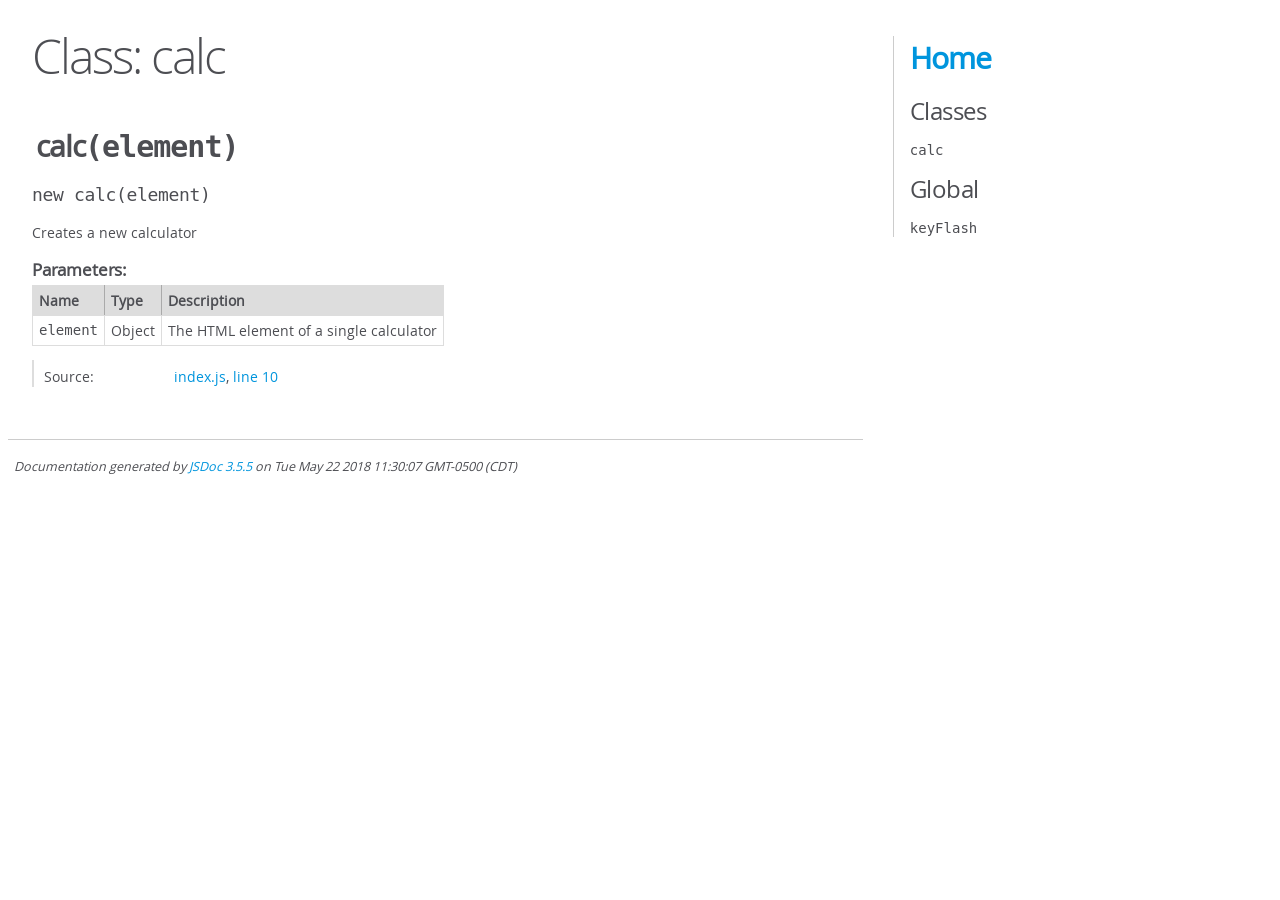
<file: calc/out/module-calcClone.calc.html>
<!DOCTYPE html>
<html lang="en">
<head>
    <meta charset="utf-8">
    <title>JSDoc: Class: calc</title>

    <script src="scripts/prettify/prettify.js"> </script>
    <script src="scripts/prettify/lang-css.js"> </script>
    <!--[if lt IE 9]>
      <script src="//html5shiv.googlecode.com/svn/trunk/html5.js"></script>
    <![endif]-->
    <link type="text/css" rel="stylesheet" href="styles/prettify-tomorrow.css">
    <link type="text/css" rel="stylesheet" href="styles/jsdoc-default.css">
</head>

<body>

<div id="main">

    <h1 class="page-title">Class: calc</h1>

    




<section>

<header>
    
        <h2><span class="attribs"><span class="type-signature"></span></span>calc<span class="signature">(element)</span><span class="type-signature"></span></h2>
        
    
</header>

<article>
    <div class="container-overview">
    
        

    

    
    <h4 class="name" id="calc"><span class="type-signature"></span>new calc<span class="signature">(element)</span><span class="type-signature"></span></h4>
    

    



<div class="description">
    Creates a new calculator
</div>









    <h5>Parameters:</h5>
    

<table class="params">
    <thead>
    <tr>
        
        <th>Name</th>
        

        <th>Type</th>

        

        

        <th class="last">Description</th>
    </tr>
    </thead>

    <tbody>
    

        <tr>
            
                <td class="name"><code>element</code></td>
            

            <td class="type">
            
                
<span class="param-type">Object</span>


            
            </td>

            

            

            <td class="description last">The HTML element of a single calculator</td>
        </tr>

    
    </tbody>
</table>






<dl class="details">

    

    

    

    

    

    

    

    

    

    

    

    

    
    <dt class="tag-source">Source:</dt>
    <dd class="tag-source"><ul class="dummy"><li>
        <a href="index.js.html">index.js</a>, <a href="index.js.html#line10">line 10</a>
    </li></ul></dd>
    

    

    

    
</dl>


















    
    </div>

    

    

    

    

    

    

    

    

    

    
</article>

</section>




</div>

<nav>
    <h2><a href="index.html">Home</a></h2><h3>Classes</h3><ul><li><a href="module-calcClone.calc.html">calc</a></li></ul><h3>Global</h3><ul><li><a href="global.html#keyFlash">keyFlash</a></li></ul>
</nav>

<br class="clear">

<footer>
    Documentation generated by <a href="https://github.com/jsdoc3/jsdoc">JSDoc 3.5.5</a> on Tue May 22 2018 11:30:07 GMT-0500 (CDT)
</footer>

<script> prettyPrint(); </script>
<script src="scripts/linenumber.js"> </script>
</body>
</html>
</file>
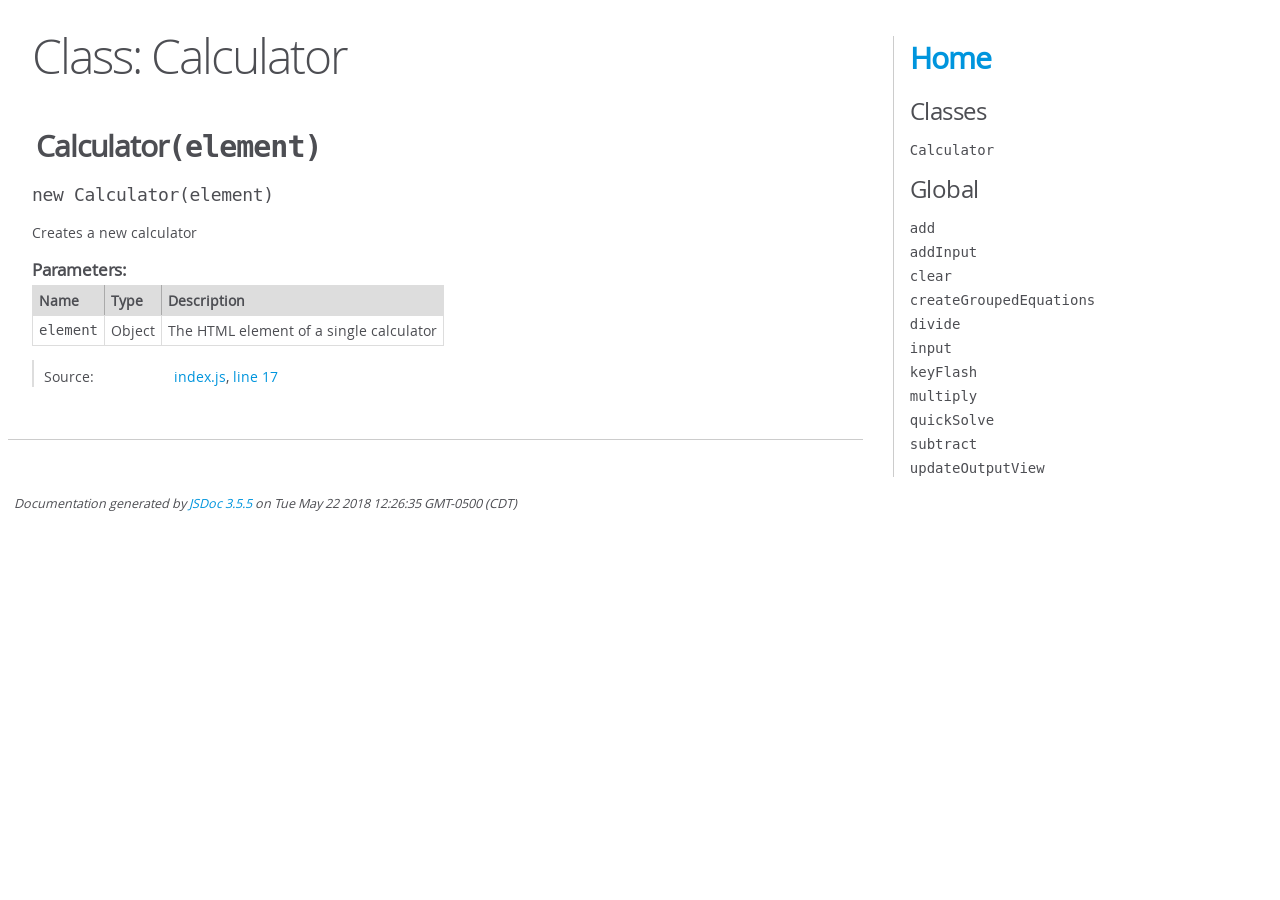
<file: calc/out/module-CalcClone.Calculator.html>
<!DOCTYPE html>
<html lang="en">
<head>
    <meta charset="utf-8">
    <title>JSDoc: Class: Calculator</title>

    <script src="scripts/prettify/prettify.js"> </script>
    <script src="scripts/prettify/lang-css.js"> </script>
    <!--[if lt IE 9]>
      <script src="//html5shiv.googlecode.com/svn/trunk/html5.js"></script>
    <![endif]-->
    <link type="text/css" rel="stylesheet" href="styles/prettify-tomorrow.css">
    <link type="text/css" rel="stylesheet" href="styles/jsdoc-default.css">
</head>

<body>

<div id="main">

    <h1 class="page-title">Class: Calculator</h1>

    




<section>

<header>
    
        <h2><span class="attribs"><span class="type-signature"></span></span>Calculator<span class="signature">(element)</span><span class="type-signature"></span></h2>
        
    
</header>

<article>
    <div class="container-overview">
    
        

    

    
    <h4 class="name" id="Calculator"><span class="type-signature"></span>new Calculator<span class="signature">(element)</span><span class="type-signature"></span></h4>
    

    



<div class="description">
    Creates a new calculator
</div>









    <h5>Parameters:</h5>
    

<table class="params">
    <thead>
    <tr>
        
        <th>Name</th>
        

        <th>Type</th>

        

        

        <th class="last">Description</th>
    </tr>
    </thead>

    <tbody>
    

        <tr>
            
                <td class="name"><code>element</code></td>
            

            <td class="type">
            
                
<span class="param-type">Object</span>


            
            </td>

            

            

            <td class="description last">The HTML element of a single calculator</td>
        </tr>

    
    </tbody>
</table>






<dl class="details">

    

    

    

    

    

    

    

    

    

    

    

    

    
    <dt class="tag-source">Source:</dt>
    <dd class="tag-source"><ul class="dummy"><li>
        <a href="index.js.html">index.js</a>, <a href="index.js.html#line17">line 17</a>
    </li></ul></dd>
    

    

    

    
</dl>


















    
    </div>

    

    

    

    

    

    

    

    

    

    
</article>

</section>




</div>

<nav>
    <h2><a href="index.html">Home</a></h2><h3>Classes</h3><ul><li><a href="module-calcClone.Calculator.html">Calculator</a></li></ul><h3>Global</h3><ul><li><a href="global.html#add">add</a></li><li><a href="global.html#addInput">addInput</a></li><li><a href="global.html#clear">clear</a></li><li><a href="global.html#createGroupedEquations">createGroupedEquations</a></li><li><a href="global.html#divide">divide</a></li><li><a href="global.html#input">input</a></li><li><a href="global.html#keyFlash">keyFlash</a></li><li><a href="global.html#multiply">multiply</a></li><li><a href="global.html#quickSolve">quickSolve</a></li><li><a href="global.html#subtract">subtract</a></li><li><a href="global.html#updateOutputView">updateOutputView</a></li></ul>
</nav>

<br class="clear">

<footer>
    Documentation generated by <a href="https://github.com/jsdoc3/jsdoc">JSDoc 3.5.5</a> on Tue May 22 2018 12:26:35 GMT-0500 (CDT)
</footer>

<script> prettyPrint(); </script>
<script src="scripts/linenumber.js"> </script>
</body>
</html>
</file>
<file: styles.css>
.navbar-button{
  position: relative;
  border: 4px solid grey;
  padding: 1em;
  transition: transform .4s ease-in-out;
  cursor: pointer;
  z-index: 1;
}

  .navbar-button-text{
    position: absolute;
    top: 1.15em;
    left: 1.4em;
    z-index: 0;
  }

.navbar-button:hover{
  transform: rotate(90deg);
}

.header-padding{
  height: 225px !important;
}

.border-t{
  border-top: .5em solid grey;
  border-left: .5em solid grey;
  border-right: .5em solid grey;
}

.border-b{
  border-left: .5em solid grey;
  border-bottom: .5em solid grey;
  border-right: .5em solid grey;
}

.footer-email-button{
  color: black;
  text-decoration: none;
  padding: 1em 2em 1em 2em;
  border: 1px solid lightblue;
  border-radius: 5%;
  transition: background-color .1s, color .1s linear;
}

.footer-email-button:hover{
    background-color: lightblue;
    color: white;
}

.modal-lg {
    max-width: 80% !important;
}

.project-button{
  opacity: 0;
  position: absolute;
  cursor: pointer;
  margin-top: -22%;
  left: 0;
  right: 0;
  transition: .2s ease-in-out;
}

.project-button-show{
  margin-top: -18%;
  opacity: 1;
}

.project{
  position: relative;
}

.list-inline-text {
  opacity: 0;
  margin-top: -1.5em;
  position: absolute;
  background-color: white;
  transition: opacity .25s;
}

.list-inline-text-show {
  opacity: 1;
}

.overlay{
  background: black;
  position: absolute;
  height: 100%;
  width: 100%;
  opacity: 0;
  transition: .2s ease-in-out;
}

.overlay-show{
  background: black;
  position: absolute;
  height: 100%;
  width: 100%;
  opacity: .65;
  transition: .2s ease-in-out;
}

@media screen and (max-width: 767px) {
  .iphone{
      flex: 0 0 100%;
      max-width: 100%;
      /* -webkit-box-ordinal-group: 2; */
  }

  .job-date {
    padding-bottom: 35px;
  }

  .job-desc {
    margin-bottom: 0;
  }
}
</file>
<file: calc/index.css>
* {
  font-family: 'Arial';
}

.pagewrap{
  display: flex;
  flex-direction: row;
  justify-content: space-between;
}

.calculator {
  border-radius: 5px;
  box-shadow: 10px 10px 100px grey;
  flex: 0 0 234px;
  margin: 4em auto auto auto;
}

.calculator-outputview {
  background-color: #7B7B7B;
  border-left: 1px solid #6E6E6E;
  border-right: 1px solid #6E6E6E;
  border-top: 1px solid #6E6E6E;
  border-top-left-radius: 5px;
  border-top-right-radius: 5px;
  height: 78px;
}

  /*TODO: Align text to bottom when text gets smaller*/
  .calculator-outputview-output{
    color: white;
    font-size: 3em;
    padding: .5em .2em 0 0;
    text-align: right;
  }

.calculator-keypad {
  display: flex;
  flex-direction: row;
  font-size: 1.2em;
  user-select: none;
}

  .calculator-keypad-inputkeys {
    display: flex;
    flex: .75;
    flex-direction: column;
  }

  .calculator-keypad-functionkeys-functionkey,
  .calculator-keypad-inputkeys-adjustkeys-adjustkey,
  .calculator-keypad-inputkeys-numberkeys-numberkey {
    transition: background-color 100ms;
  }

  .calculator-keypad-functionkeys {
    background-color: #F38026;
    border-bottom-right-radius: 5px;
    border-right: 1px solid #6E6E6E;
    display: flex;
    flex: .25;
    flex-direction: column;
  }

    .calculator-keypad-inputkeys-adjustkeys-adjustkey,
    .calculator-keypad-inputkeys-numberkeys-numberkey {
      padding: .66em 0 .66em 0;
    }

    .calculator-keypad-functionkeys-functionkey {
      border-bottom: 1px solid #6E6E6E;
      color: white;
      flex: 1 0 auto;
      font-size: 2em;
      text-align: center;
    }

    .calculator-keypad-functionkeys-functionkey:hover {
      background-color: #DF641E;
    }

    .calculator-keypad-functionkeys-functionkey:active {
      background-color: #BF561C;
    }

    .calculator-keypad-functionkeys :last-child {
      border-bottom-right-radius: 5px;
    }

  .calculator-keypad-inputkeys-adjustkeys {
    background-color: #CDCDCD;
    display: flex;
    flex: 1 0 auto;
    flex-direction: row;
  }

    .calculator-keypad-inputkeys-adjustkeys-adjustkey {
      border-bottom: 1px solid #7B7B7B;
      flex: 1 0 30%;
      text-align: center;
    }

    .calculator-keypad-inputkeys-adjustkeys-adjustkey:hover {
      background-color: #ACADAD;
    }

    .calculator-keypad-inputkeys-adjustkeys-adjustkey:active {
      background-color: #828484;
    }

    .calculator-keypad-inputkeys-adjustkeys-adjustkey:last-child {
      border-left: 1px solid #7B7B7B;
      border-right: 1px solid #7B7B7B;
    }

    .calculator-keypad-inputkeys-adjustkeys-adjustkey:first-child {
      border-left: 1px solid #6E6E6E;
      border-right: 1px solid #7B7B7B;
    }

  .calculator-keypad-inputkeys-numberkeys {
    background-color: #D9D9D9;
    border-bottom: 1px solid #6E6E6E;
    border-left: 1px solid #6E6E6E;
    border-right: 1px solid #7B7B7B;
    display: flex;
    flex: 1 0 auto;
    flex-direction: row;
    flex-wrap: wrap;
    border-bottom-left-radius: 5px;

  }

    .calculator-keypad-inputkeys-numberkeys-numberkey {
      border-bottom: 1px solid #7B7B7B;
      flex: 1 0 30%;
      text-align: center;
    }

    .calculator-keypad-inputkeys-numberkeys-numberkey:last-child,
    .calculator-keypad-inputkeys-numberkeys-numberkey:nth-last-child(2) {
      border-bottom: 0;
    }

    .calculator-keypad-inputkeys-numberkeys :nth-last-child(2) {
      border-bottom-left-radius: 5px;
    }

    .calculator-keypad-inputkeys-numberkeys :nth-child(3n) {
      border-left: 1px solid #7B7B7B;
    }

    .calculator-keypad-inputkeys-numberkeys :nth-child(1),
    .calculator-keypad-inputkeys-numberkeys :nth-child(4),
    .calculator-keypad-inputkeys-numberkeys :nth-child(7) {
      border-right: 1px solid #7B7B7B;
    }

    .calculator-keypad-inputkeys-numberkeys :last-child {
      border-left: 1px solid #7B7B7B;
      flex: 0 0 33%;
    }

    .calculator-keypad-inputkeys-numberkeys-numberkey:hover {
      background-color: #ACAEAE;
    }

    .calculator-keypad-inputkeys-numberkeys-numberkey-flash,
    .calculator-keypad-inputkeys-numberkeys-numberkey:active {
      background-color: #7B7B7B;
    }

.unfocused {
  opacity: 0.5;
}
</file>
<file: calc/out/styles/prettify-tomorrow.css>
/* Tomorrow Theme */
/* Original theme - https://github.com/chriskempson/tomorrow-theme */
/* Pretty printing styles. Used with prettify.js. */
/* SPAN elements with the classes below are added by prettyprint. */
/* plain text */
.pln {
  color: #4d4d4c; }

@media screen {
  /* string content */
  .str {
    color: #718c00; }

  /* a keyword */
  .kwd {
    color: #8959a8; }

  /* a comment */
  .com {
    color: #8e908c; }

  /* a type name */
  .typ {
    color: #4271ae; }

  /* a literal value */
  .lit {
    color: #f5871f; }

  /* punctuation */
  .pun {
    color: #4d4d4c; }

  /* lisp open bracket */
  .opn {
    color: #4d4d4c; }

  /* lisp close bracket */
  .clo {
    color: #4d4d4c; }

  /* a markup tag name */
  .tag {
    color: #c82829; }

  /* a markup attribute name */
  .atn {
    color: #f5871f; }

  /* a markup attribute value */
  .atv {
    color: #3e999f; }

  /* a declaration */
  .dec {
    color: #f5871f; }

  /* a variable name */
  .var {
    color: #c82829; }

  /* a function name */
  .fun {
    color: #4271ae; } }
/* Use higher contrast and text-weight for printable form. */
@media print, projection {
  .str {
    color: #060; }

  .kwd {
    color: #006;
    font-weight: bold; }

  .com {
    color: #600;
    font-style: italic; }

  .typ {
    color: #404;
    font-weight: bold; }

  .lit {
    color: #044; }

  .pun, .opn, .clo {
    color: #440; }

  .tag {
    color: #006;
    font-weight: bold; }

  .atn {
    color: #404; }

  .atv {
    color: #060; } }
/* Style */
/*
pre.prettyprint {
  background: white;
  font-family: Consolas, Monaco, 'Andale Mono', monospace;
  font-size: 12px;
  line-height: 1.5;
  border: 1px solid #ccc;
  padding: 10px; }
*/

/* Specify class=linenums on a pre to get line numbering */
ol.linenums {
  margin-top: 0;
  margin-bottom: 0; }

/* IE indents via margin-left */
li.L0,
li.L1,
li.L2,
li.L3,
li.L4,
li.L5,
li.L6,
li.L7,
li.L8,
li.L9 {
  /* */ }

/* Alternate shading for lines */
li.L1,
li.L3,
li.L5,
li.L7,
li.L9 {
  /* */ }
</file>
<file: calc/out/styles/jsdoc-default.css>
@font-face {
    font-family: 'Open Sans';
    font-weight: normal;
    font-style: normal;
    src: url('../fonts/OpenSans-Regular-webfont.eot');
    src:
        local('Open Sans'),
        local('OpenSans'),
        url('../fonts/OpenSans-Regular-webfont.eot?#iefix') format('embedded-opentype'),
        url('../fonts/OpenSans-Regular-webfont.woff') format('woff'),
        url('../fonts/OpenSans-Regular-webfont.svg#open_sansregular') format('svg');
}

@font-face {
    font-family: 'Open Sans Light';
    font-weight: normal;
    font-style: normal;
    src: url('../fonts/OpenSans-Light-webfont.eot');
    src:
        local('Open Sans Light'),
        local('OpenSans Light'),
        url('../fonts/OpenSans-Light-webfont.eot?#iefix') format('embedded-opentype'),
        url('../fonts/OpenSans-Light-webfont.woff') format('woff'),
        url('../fonts/OpenSans-Light-webfont.svg#open_sanslight') format('svg');
}

html
{
    overflow: auto;
    background-color: #fff;
    font-size: 14px;
}

body
{
    font-family: 'Open Sans', sans-serif;
    line-height: 1.5;
    color: #4d4e53;
    background-color: white;
}

a, a:visited, a:active {
    color: #0095dd;
    text-decoration: none;
}

a:hover {
    text-decoration: underline;
}

header
{
    display: block;
    padding: 0px 4px;
}

tt, code, kbd, samp {
    font-family: Consolas, Monaco, 'Andale Mono', monospace;
}

.class-description {
    font-size: 130%;
    line-height: 140%;
    margin-bottom: 1em;
    margin-top: 1em;
}

.class-description:empty {
    margin: 0;
}

#main {
    float: left;
    width: 70%;
}

article dl {
    margin-bottom: 40px;
}

article img {
  max-width: 100%;
}

section
{
    display: block;
    background-color: #fff;
    padding: 12px 24px;
    border-bottom: 1px solid #ccc;
    margin-right: 30px;
}

.variation {
    display: none;
}

.signature-attributes {
    font-size: 60%;
    color: #aaa;
    font-style: italic;
    font-weight: lighter;
}

nav
{
    display: block;
    float: right;
    margin-top: 28px;
    width: 30%;
    box-sizing: border-box;
    border-left: 1px solid #ccc;
    padding-left: 16px;
}

nav ul {
    font-family: 'Lucida Grande', 'Lucida Sans Unicode', arial, sans-serif;
    font-size: 100%;
    line-height: 17px;
    padding: 0;
    margin: 0;
    list-style-type: none;
}

nav ul a, nav ul a:visited, nav ul a:active {
    font-family: Consolas, Monaco, 'Andale Mono', monospace;
    line-height: 18px;
    color: #4D4E53;
}

nav h3 {
    margin-top: 12px;
}

nav li {
    margin-top: 6px;
}

footer {
    display: block;
    padding: 6px;
    margin-top: 12px;
    font-style: italic;
    font-size: 90%;
}

h1, h2, h3, h4 {
    font-weight: 200;
    margin: 0;
}

h1
{
    font-family: 'Open Sans Light', sans-serif;
    font-size: 48px;
    letter-spacing: -2px;
    margin: 12px 24px 20px;
}

h2, h3.subsection-title
{
    font-size: 30px;
    font-weight: 700;
    letter-spacing: -1px;
    margin-bottom: 12px;
}

h3
{
    font-size: 24px;
    letter-spacing: -0.5px;
    margin-bottom: 12px;
}

h4
{
    font-size: 18px;
    letter-spacing: -0.33px;
    margin-bottom: 12px;
    color: #4d4e53;
}

h5, .container-overview .subsection-title
{
    font-size: 120%;
    font-weight: bold;
    letter-spacing: -0.01em;
    margin: 8px 0 3px 0;
}

h6
{
    font-size: 100%;
    letter-spacing: -0.01em;
    margin: 6px 0 3px 0;
    font-style: italic;
}

table
{
    border-spacing: 0;
    border: 0;
    border-collapse: collapse;
}

td, th
{
    border: 1px solid #ddd;
    margin: 0px;
    text-align: left;
    vertical-align: top;
    padding: 4px 6px;
    display: table-cell;
}

thead tr
{
    background-color: #ddd;
    font-weight: bold;
}

th { border-right: 1px solid #aaa; }
tr > th:last-child { border-right: 1px solid #ddd; }

.ancestors, .attribs { color: #999; }
.ancestors a, .attribs a
{
    color: #999 !important;
    text-decoration: none;
}

.clear
{
    clear: both;
}

.important
{
    font-weight: bold;
    color: #950B02;
}

.yes-def {
    text-indent: -1000px;
}

.type-signature {
    color: #aaa;
}

.name, .signature {
    font-family: Consolas, Monaco, 'Andale Mono', monospace;
}

.details { margin-top: 14px; border-left: 2px solid #DDD; }
.details dt { width: 120px; float: left; padding-left: 10px;  padding-top: 6px; }
.details dd { margin-left: 70px; }
.details ul { margin: 0; }
.details ul { list-style-type: none; }
.details li { margin-left: 30px; padding-top: 6px; }
.details pre.prettyprint { margin: 0 }
.details .object-value { padding-top: 0; }

.description {
    margin-bottom: 1em;
    margin-top: 1em;
}

.code-caption
{
    font-style: italic;
    font-size: 107%;
    margin: 0;
}

.prettyprint
{
    border: 1px solid #ddd;
    width: 80%;
    overflow: auto;
}

.prettyprint.source {
    width: inherit;
}

.prettyprint code
{
    font-size: 100%;
    line-height: 18px;
    display: block;
    padding: 4px 12px;
    margin: 0;
    background-color: #fff;
    color: #4D4E53;
}

.prettyprint code span.line
{
  display: inline-block;
}

.prettyprint.linenums
{
  padding-left: 70px;
  -webkit-user-select: none;
  -moz-user-select: none;
  -ms-user-select: none;
  user-select: none;
}

.prettyprint.linenums ol
{
  padding-left: 0;
}

.prettyprint.linenums li
{
  border-left: 3px #ddd solid;
}

.prettyprint.linenums li.selected,
.prettyprint.linenums li.selected *
{
  background-color: lightyellow;
}

.prettyprint.linenums li *
{
  -webkit-user-select: text;
  -moz-user-select: text;
  -ms-user-select: text;
  user-select: text;
}

.params .name, .props .name, .name code {
    color: #4D4E53;
    font-family: Consolas, Monaco, 'Andale Mono', monospace;
    font-size: 100%;
}

.params td.description > p:first-child,
.props td.description > p:first-child
{
    margin-top: 0;
    padding-top: 0;
}

.params td.description > p:last-child,
.props td.description > p:last-child
{
    margin-bottom: 0;
    padding-bottom: 0;
}

.disabled {
    color: #454545;
}
</file>
